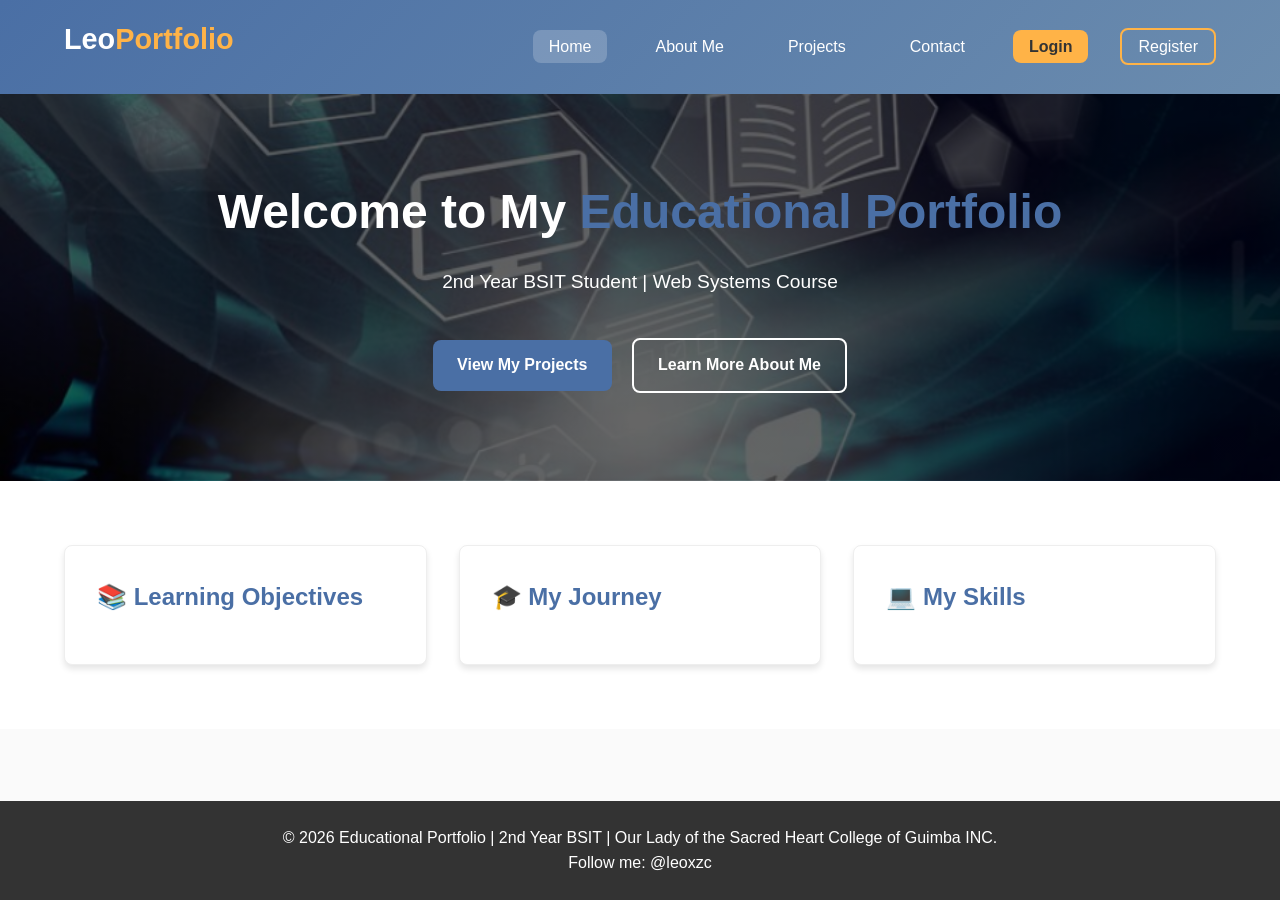
<file: index.html>
<!DOCTYPE html>
<html lang="en">
<head>
    <meta charset="UTF-8">
    <meta name="viewport" content="width=device-width, initial-scale=1.0">
    <title>Home | My Educational Portfolio</title>
    <meta http-equiv="Cache-Control" content="no-cache, no-store, must-revalidate">
    <link rel="stylesheet" href="css/styles.min.css">
</head>
<body>
    <header>
        <nav class="navbar">
            <div class="logo">
                <h2>Leo<span>Portfolio</span></h2>
            </div>
            <ul class="nav-links">
                <li><a href="index.html" class="active">Home</a></li>
                <li><a href="about.html">About Me</a></li>
                <li><a href="projects.html">Projects</a></li>
                <li><a href="contact.html">Contact</a></li>
                <li><a href="login.html" class="login-btn">Login</a></li>
                <li><a href="register.html" class="register-btn">Register</a></li>
            </ul>
            <div class="burger">
                <div class="line1"></div>
                <div class="line2"></div>
                <div class="line3"></div>
            </div>
        </nav>
    </header>

    <main>
        <section class="hero" style="background: linear-gradient(rgba(0, 0, 0, 0.6), rgba(0, 0, 0, 0.6)), url('images/hero-bg.jpg'); background-size: cover; background-position: center;">
            <div class="hero-content">
                <h1>Welcome to My <span class="highlight">Educational Portfolio</span></h1>
                <p>2nd Year BSIT Student | Web Systems Course</p>
                <div class="hero-buttons">
                    <a href="projects.html" class="btn primary-btn">View My Projects</a>
                    <a href="about.html" class="btn secondary-btn">Learn More About Me</a>
                </div>
            </div>
        </section>

        <section class="features">
            <div class="feature-card" onclick="toggleCard(this)">
                <h3>📚 Learning Objectives</h3>
                <div class="card-content hidden">
                    <ul>
                        <li>Understand HTML5 structure and semantic tags</li>
                        <li>Apply CSS3 layout techniques like Flexbox</li>
                        <li>Create responsive and accessible web pages</li>
                        <li>JavaScript DOM Manipulation</li>
                    </ul>
                </div>
            </div>

            <div class="feature-card" onclick="toggleCard(this)">
                <h3>🎓 My Journey</h3>
                <div class="card-content hidden">
                    <p>2nd Year BSIT student learning web development. This portfolio showcases my progress in Web Systems course at Our Lady of the Sacred Heart College of Guimba INC.</p>
                </div>
            </div>

            <div class="feature-card" onclick="toggleCard(this)">
                <h3>💻 My Skills</h3>
                <div class="card-content hidden">
                    <ul>
                        <li>HTML5 & Semantic Markup</li>
                        <li>CSS3 & Flexbox/Grid</li>
                        <li>Responsive Web Design</li>
                        <li>JavaScript & DOM Manipulation</li>
                    </ul>
                </div>
            </div>
        </section>
    </main>

    <footer>
        <p>© 2026 Educational Portfolio | 2nd Year BSIT | Our Lady of the Sacred Heart College of Guimba INC.</p>
        <p>Follow me: @leoxzc</p>
    </footer>

    <script src="js/script.min.js"></script>
    <script>
        function toggleCard(card) {
            const content = card.querySelector('.card-content');
            if (content) {
                content.classList.toggle('hidden');
                content.classList.toggle('show');
            }
        }

        document.querySelector('.burger')?.addEventListener('click', function() {
            document.querySelector('.nav-links').classList.toggle('active');
        });
    </script>
</body>
</html>
</file>
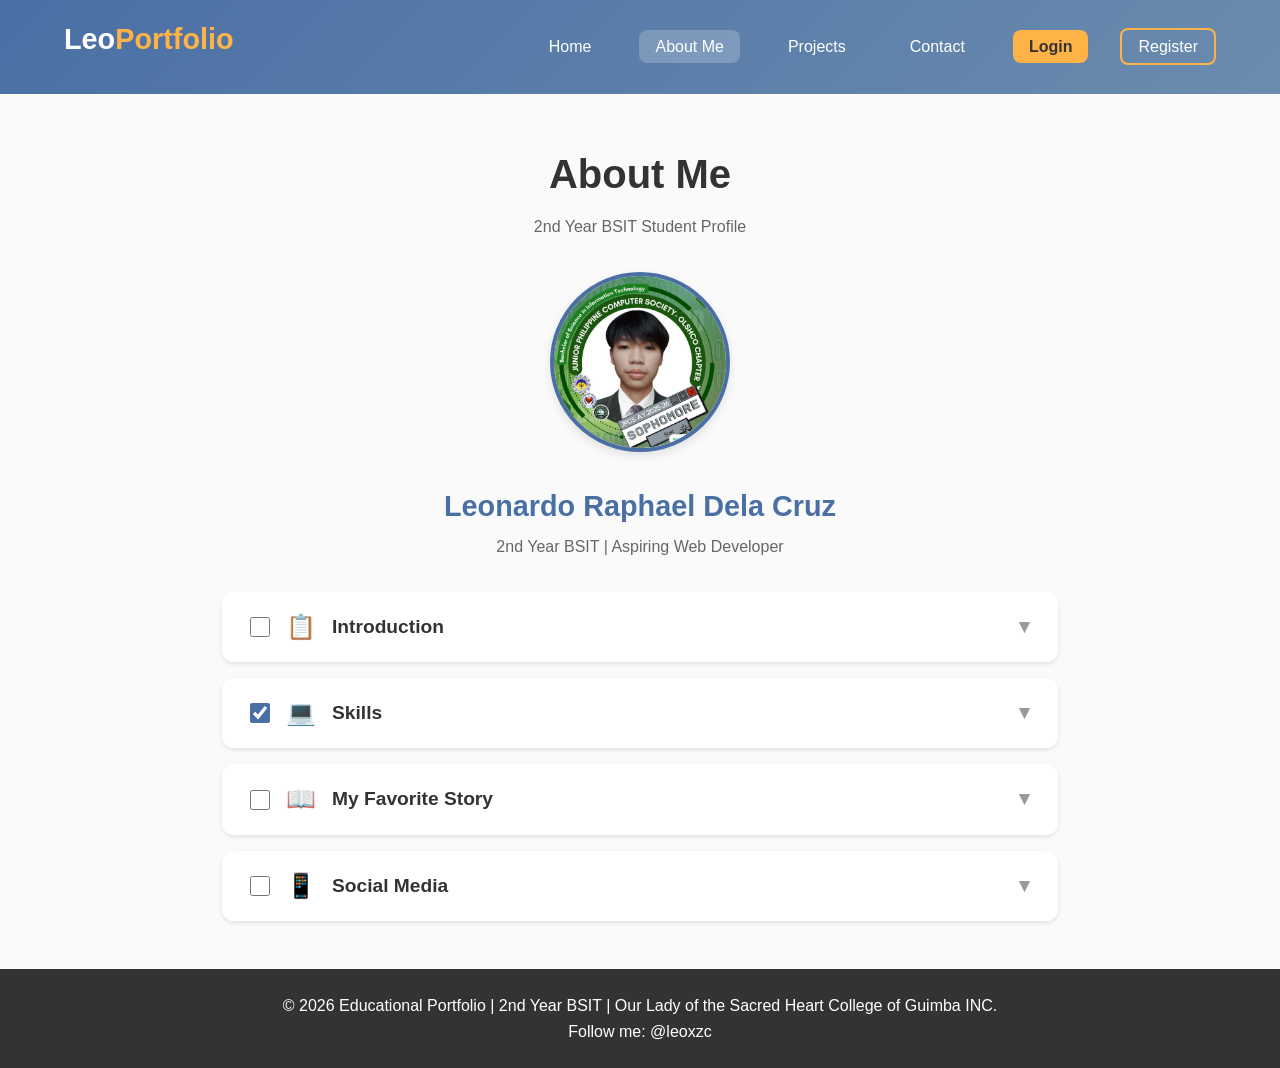
<file: about.html>
<!DOCTYPE html>
<html lang="en">
<head>
    <meta charset="UTF-8">
    <meta name="viewport" content="width=device-width, initial-scale=1.0">
    <title>About Me | Educational Portfolio</title>
    <meta http-equiv="Cache-Control" content="no-cache, no-store, must-revalidate">
    <link rel="stylesheet" href="css/styles.min.css">
    <style>
        .about-container {
            max-width: 900px;
            margin: 3rem auto;
            padding: 0 2rem;
        }
        .about-header {
            text-align: center;
            margin-bottom: 2rem;
        }
        .about-header h1 {
            font-size: 2.5rem;
            color: #333;
            margin-bottom: 0.5rem;
        }
        .about-header .subtitle {
            color: #666;
            font-size: 1rem;
        }
        .profile-image {
            text-align: center;
            margin-bottom: 1.5rem;
        }
        .profile-image img {
            width: 180px;
            height: 180px;
            border-radius: 50%;
            object-fit: cover;
            border: 4px solid #4a6fa5;
            box-shadow: 0 4px 10px rgba(0,0,0,0.1);
        }
        .profile-info {
            text-align: center;
            margin-bottom: 2rem;
        }
        .profile-info h2 {
            color: #4a6fa5;
            font-size: 1.8rem;
            margin-bottom: 0.3rem;
        }
        .profile-info p {
            color: #666;
            font-size: 1rem;
        }
        .about-section {
            background: white;
            border-radius: 12px;
            margin-bottom: 1rem;
            box-shadow: 0 2px 4px rgba(0,0,0,0.1);
            overflow: hidden;
        }
        .section-header {
            display: flex;
            align-items: center;
            padding: 1rem 1.5rem;
            cursor: pointer;
            background: white;
            transition: background 0.3s;
            border-left: 4px solid transparent;
        }
        .section-header:hover {
            background: #f8f9ff;
            border-left-color: #4a6fa5;
        }
        .section-header .icon {
            font-size: 1.5rem;
            margin-right: 1rem;
        }
        .section-header h3 {
            flex: 1;
            margin: 0;
            font-size: 1.2rem;
            color: #333;
        }
        .section-header .toggle-icon {
            font-size: 1.2rem;
            color: #999;
            transition: transform 0.3s;
        }
        .section-header .toggle-icon.rotated {
            transform: rotate(180deg);
        }
        .section-header .checkbox {
            width: 20px;
            height: 20px;
            margin-right: 1rem;
            cursor: pointer;
            accent-color: #4a6fa5;
        }
        .section-content {
            display: none;
            padding: 1rem 1.5rem 1.5rem 1.5rem;
            border-top: 1px solid #eee;
            background: #fafafa;
        }
        .section-content.show {
            display: block;
        }
        .section-content p {
            line-height: 1.8;
            color: #444;
        }
        .section-content ul {
            padding-left: 1.5rem;
        }
        .section-content li {
            padding: 0.3rem 0;
            color: #444;
        }
        .read-more {
            display: inline-block;
            margin-top: 0.5rem;
            color: #4a6fa5;
            text-decoration: none;
            font-weight: 600;
        }
        .read-more:hover {
            text-decoration: underline;
        }
    </style>
</head>
<body>
    <header>
        <nav class="navbar">
            <div class="logo">
                <h2>Leo<span>Portfolio</span></h2>
            </div>
            <ul class="nav-links">
                <li><a href="index.html">Home</a></li>
                <li><a href="about.html" class="active">About Me</a></li>
                <li><a href="projects.html">Projects</a></li>
                <li><a href="contact.html">Contact</a></li>
                <li><a href="login.html" class="login-btn">Login</a></li>
                <li><a href="register.html" class="register-btn">Register</a></li>
            </ul>
            <div class="burger">
                <div class="line1"></div>
                <div class="line2"></div>
                <div class="line3"></div>
            </div>
        </nav>
    </header>

    <main>
        <div class="about-container">
            <div class="about-header">
                <h1>About Me</h1>
                <p class="subtitle">2nd Year BSIT Student Profile</p>
            </div>

            <!-- PROFILE IMAGE -->
            <div class="profile-image">
                <img src="images/profile.jpg" alt="Profile Picture" onerror="this.src='https://via.placeholder.com/180x180?text=Profile'">
            </div>

            <div class="profile-info">
                <h2>Leonardo Raphael Dela Cruz</h2>
                <p>2nd Year BSIT | Aspiring Web Developer</p>
            </div>

            <!-- INTRODUCTION SECTION -->
            <div class="about-section">
                <div class="section-header" onclick="toggleSection(this)">
                    <input type="checkbox" class="checkbox" onclick="event.stopPropagation()">
                    <span class="icon">📋</span>
                    <h3>Introduction</h3>
                    <span class="toggle-icon">▼</span>
                </div>
                <div class="section-content">
                    <p>I'm a 2nd Year BSIT student at Our Lady of the Sacred Heart College of Guimba INC. learning web development. This portfolio is part of my Web Systems course activity. I'm passionate about creating beautiful and functional websites that make a difference.</p>
                </div>
            </div>

            <!-- SKILLS SECTION -->
            <div class="about-section">
                <div class="section-header" onclick="toggleSection(this)">
                    <input type="checkbox" class="checkbox" checked onclick="event.stopPropagation()">
                    <span class="icon">💻</span>
                    <h3>Skills</h3>
                    <span class="toggle-icon">▼</span>
                </div>
                <div class="section-content">
                    <ul>
                        <li>HTML5 & Semantic Markup</li>
                        <li>CSS3 & Flexbox/Grid</li>
                        <li>Responsive Web Design</li>
                        <li>JavaScript & DOM Manipulation</li>
                        <li>Basic PHP</li>
                        <li>Web Accessibility</li>
                    </ul>
                </div>
            </div>

            <!-- MY FAVORITE STORY SECTION -->
            <div class="about-section">
                <div class="section-header" onclick="toggleSection(this)">
                    <input type="checkbox" class="checkbox" onclick="event.stopPropagation()">
                    <span class="icon">📖</span>
                    <h3>My Favorite Story</h3>
                    <span class="toggle-icon">▼</span>
                </div>
                <div class="section-content">
                    <p>"The Brave Little Seed" is my favorite story. It teaches us that even the smallest among us can achieve great things with courage and determination.</p>
                    <a href="story.html" class="read-more">Read the story →</a>
                </div>
            </div>

            <!-- SOCIAL MEDIA SECTION -->
            <div class="about-section">
                <div class="section-header" onclick="toggleSection(this)">
                    <input type="checkbox" class="checkbox" onclick="event.stopPropagation()">
                    <span class="icon">📱</span>
                    <h3>Social Media</h3>
                    <span class="toggle-icon">▼</span>
                </div>
                <div class="section-content">
                    <p>Follow me: @leoxzc</p>
                    <p>School: Our Lady of the Sacred Heart College of Guimba INC.</p>
                </div>
            </div>
        </div>
    </main>

    <footer>
        <p>© 2026 Educational Portfolio | 2nd Year BSIT | Our Lady of the Sacred Heart College of Guimba INC.</p>
        <p>Follow me: @leoxzc</p>
    </footer>

    <script src="js/script.min.js"></script>
    <script>
        function toggleSection(header) {
            const content = header.nextElementSibling;
            const icon = header.querySelector('.toggle-icon');
            
            if (content) {
                content.classList.toggle('show');
                if (icon) {
                    icon.classList.toggle('rotated');
                }
            }
        }

        document.querySelector('.burger')?.addEventListener('click', function() {
            document.querySelector('.nav-links').classList.toggle('active');
        });
    </script>
</body>
</html>
</file>
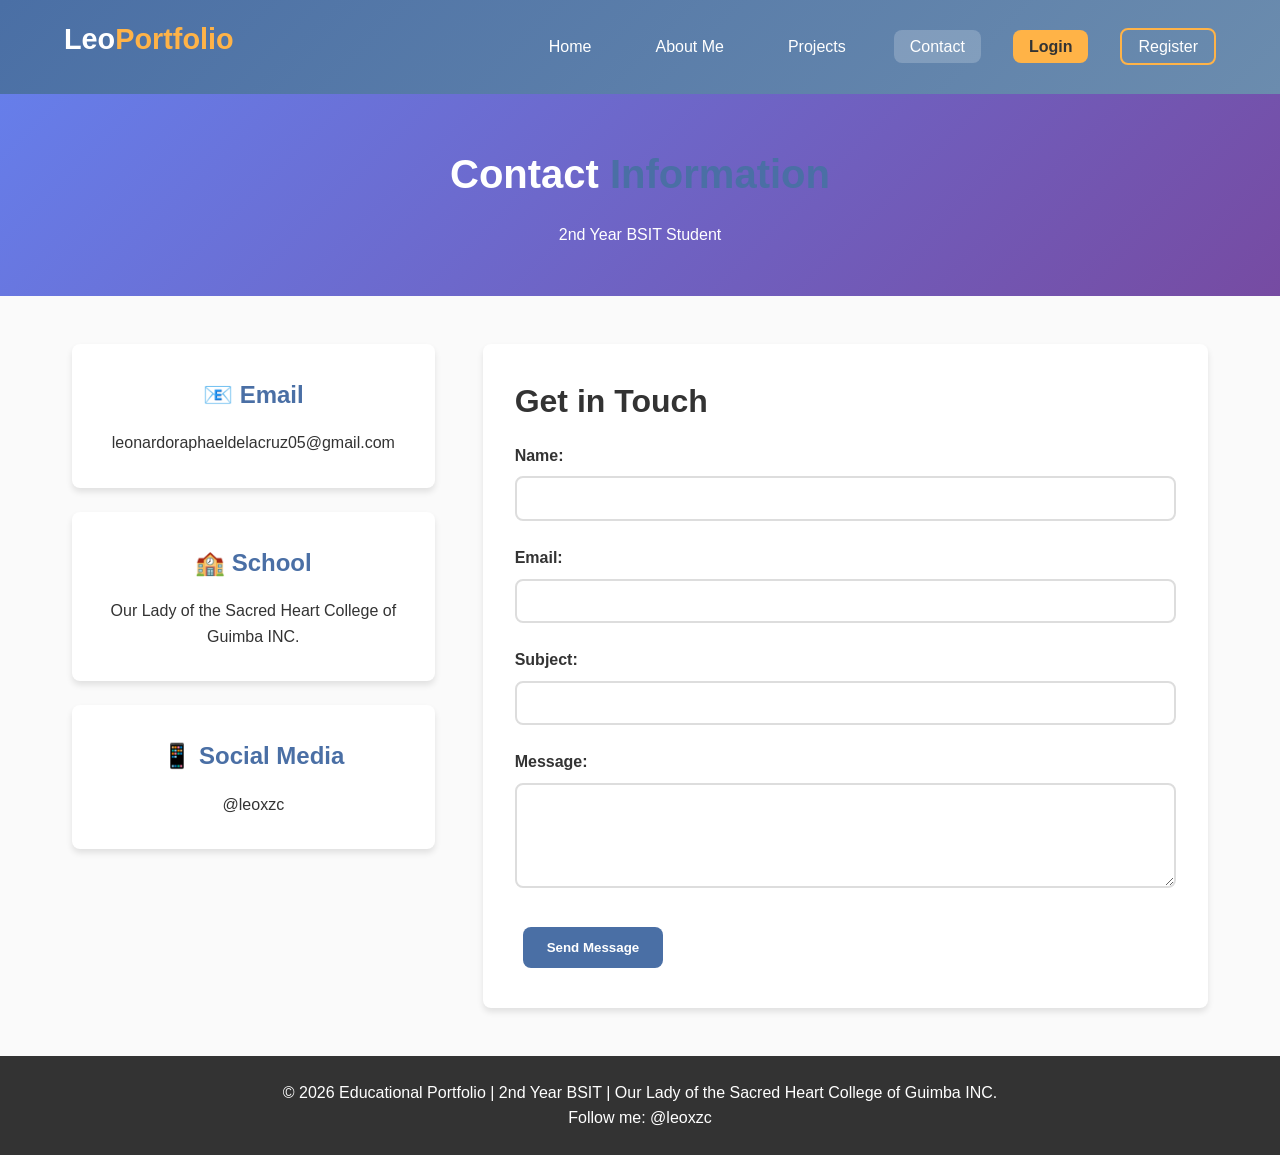
<file: contact.html>
<!DOCTYPE html>
<html lang="en">
<head>
    <meta charset="UTF-8">
    <meta name="viewport" content="width=device-width, initial-scale=1.0">
    <title>Contact | Educational Portfolio</title>
    <meta http-equiv="Cache-Control" content="no-cache, no-store, must-revalidate">
    <link rel="stylesheet" href="css/styles.min.css">
</head>
<body>
    <header>
        <nav class="navbar">
            <div class="logo">
                <h2>Leo<span>Portfolio</span></h2>
            </div>
            <ul class="nav-links">
                <li><a href="index.html">Home</a></li>
                <li><a href="about.html">About Me</a></li>
                <li><a href="projects.html">Projects</a></li>
                <li><a href="contact.html" class="active">Contact</a></li>
                <li><a href="login.html" class="login-btn">Login</a></li>
                <li><a href="register.html" class="register-btn">Register</a></li>
            </ul>
            <div class="burger">
                <div class="line1"></div>
                <div class="line2"></div>
                <div class="line3"></div>
            </div>
        </nav>
    </header>

    <main>
        <section class="page-header">
            <h1>Contact <span class="highlight">Information</span></h1>
            <p>2nd Year BSIT Student</p>
        </section>

        <section class="contact-container">
            <div class="contact-info">
                <div class="info-card">
                    <h3>📧 Email</h3>
                    <p>leonardoraphaeldelacruz05@gmail.com</p>
                </div>
                <div class="info-card">
                    <h3>🏫 School</h3>
                    <p>Our Lady of the Sacred Heart College of Guimba INC.</p>
                </div>
                <div class="info-card">
                    <h3>📱 Social Media</h3>
                    <p>@leoxzc</p>
                </div>
            </div>

            <div class="contact-form-container">
                <h2>Get in Touch</h2>
                <form id="contactForm">
                    <div class="form-group">
                        <label for="name">Name:</label>
                        <input type="text" id="name" name="name" required>
                        <span class="error-message" id="nameError"></span>
                    </div>

                    <div class="form-group">
                        <label for="email">Email:</label>
                        <input type="email" id="email" name="email" required>
                        <span class="error-message" id="emailError"></span>
                    </div>

                    <div class="form-group">
                        <label for="subject">Subject:</label>
                        <input type="text" id="subject" name="subject" required>
                        <span class="error-message" id="subjectError"></span>
                    </div>

                    <div class="form-group">
                        <label for="message">Message:</label>
                        <textarea id="message" name="message" rows="5" required></textarea>
                        <span class="error-message" id="messageError"></span>
                    </div>

                    <button type="submit" class="btn primary-btn">Send Message</button>
                </form>
                <div id="formSuccess" class="success-message hidden"></div>
            </div>
        </section>
    </main>

    <footer>
        <p>© 2026 Educational Portfolio | 2nd Year BSIT | Our Lady of the Sacred Heart College of Guimba INC.</p>
        <p>Follow me: @leoxzc</p>
    </footer>

    <script src="js/script.min.js"></script>
    <script>
        document.getElementById('contactForm')?.addEventListener('submit', function(e) {
            e.preventDefault();
            
            let isValid = true;
            const name = document.getElementById('name').value.trim();
            const email = document.getElementById('email').value.trim();
            const subject = document.getElementById('subject').value.trim();
            const message = document.getElementById('message').value.trim();
            
            document.getElementById('nameError').textContent = '';
            document.getElementById('emailError').textContent = '';
            document.getElementById('subjectError').textContent = '';
            document.getElementById('messageError').textContent = '';
            
            if (name.length < 2) {
                document.getElementById('nameError').textContent = 'Name must be at least 2 characters';
                isValid = false;
            }
            
            const emailRegex = /^[^\s@]+@[^\s@]+\.[^\s@]+$/;
            if (!emailRegex.test(email)) {
                document.getElementById('emailError').textContent = 'Please enter a valid email address';
                isValid = false;
            }
            
            if (subject.length < 3) {
                document.getElementById('subjectError').textContent = 'Subject must be at least 3 characters';
                isValid = false;
            }
            
            if (message.length < 10) {
                document.getElementById('messageError').textContent = 'Message must be at least 10 characters';
                isValid = false;
            }
            
            if (isValid) {
                const successMsg = document.getElementById('formSuccess');
                successMsg.textContent = 'Message sent successfully!';
                successMsg.classList.remove('hidden');
                document.getElementById('contactForm').reset();
                setTimeout(() => {
                    successMsg.classList.add('hidden');
                }, 3000);
            }
        });

        document.querySelector('.burger')?.addEventListener('click', function() {
            document.querySelector('.nav-links').classList.toggle('active');
        });
    </script>
</body>
</html>
</file>
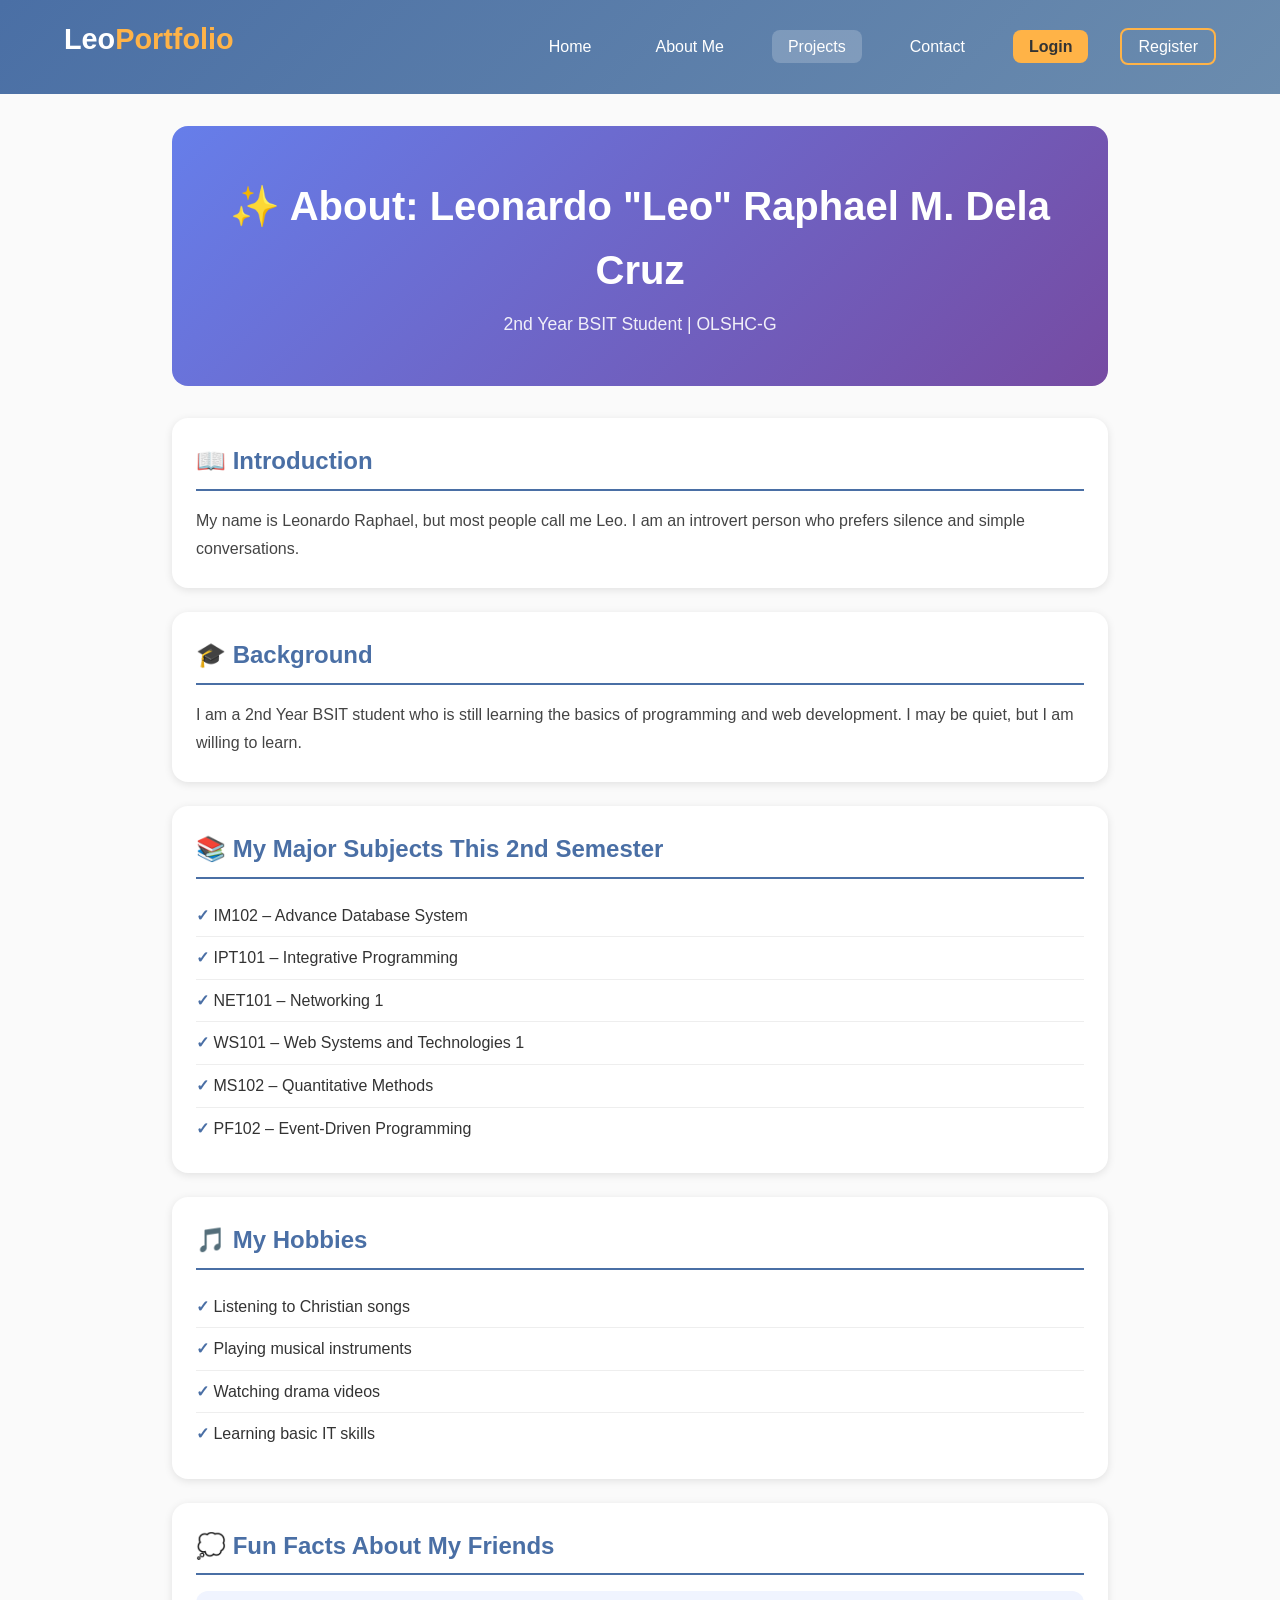
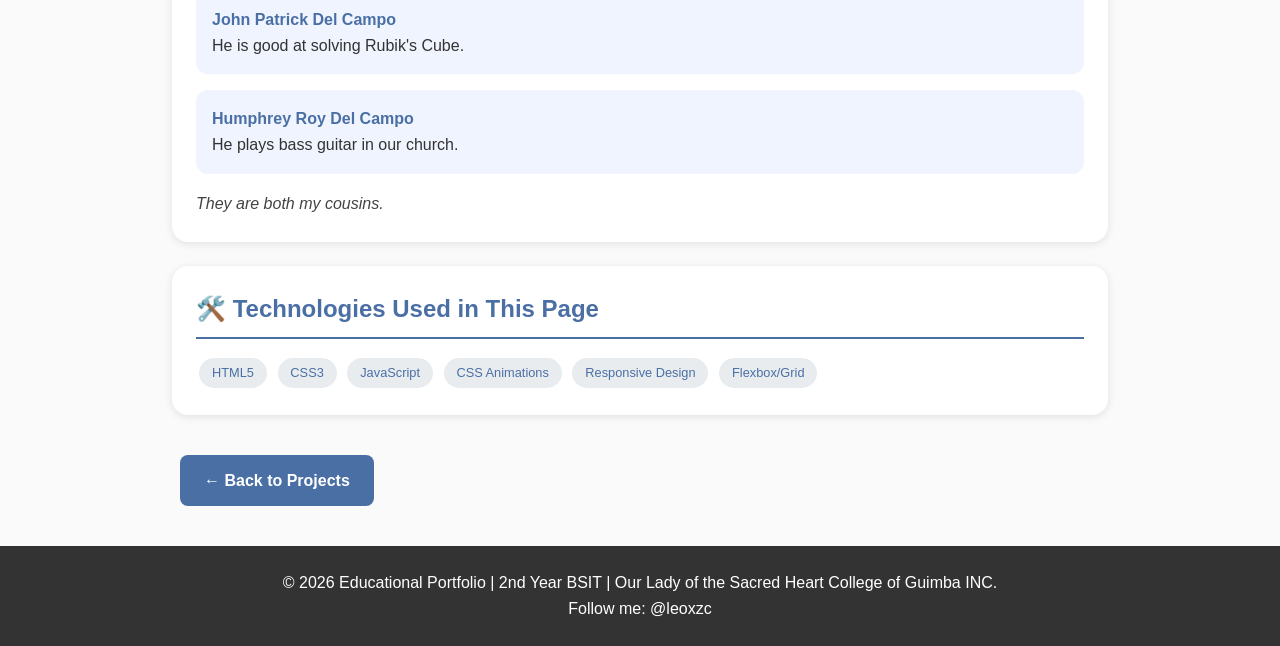
<file: enhanstatic.html>
<!DOCTYPE html>
<html lang="en">
<head>
    <meta charset="UTF-8">
    <meta name="viewport" content="width=device-width, initial-scale=1.0">
    <title>Enhanstatic Page | About Leonardo "Leo" Raphael M. Dela Cruz</title>
    <link rel="stylesheet" href="css/styles.min.css">
    <style>
        .enhanstatic-container {
            max-width: 1000px;
            margin: 2rem auto;
            padding: 0 2rem;
        }
        .hero-enhanstatic {
            text-align: center;
            padding: 3rem 2rem;
            background: linear-gradient(135deg, #667eea, #764ba2);
            color: white;
            border-radius: 16px;
            margin-bottom: 2rem;
            animation: fadeIn 1s ease;
        }
        .hero-enhanstatic h1 {
            font-size: 2.5rem;
            margin-bottom: 0.5rem;
        }
        .hero-enhanstatic p {
            font-size: 1.1rem;
            opacity: 0.9;
        }
        .about-section {
            background: white;
            border-radius: 16px;
            padding: 1.5rem;
            margin-bottom: 1.5rem;
            box-shadow: 0 2px 8px rgba(0,0,0,0.1);
            animation: slideUp 0.5s ease;
        }
        .about-section h2 {
            color: #4a6fa5;
            border-bottom: 2px solid #4a6fa5;
            padding-bottom: 0.5rem;
            margin-bottom: 1rem;
            font-size: 1.5rem;
        }
        .about-section p {
            line-height: 1.8;
            color: #444;
        }
        .about-section ul {
            list-style: none;
            padding-left: 0;
        }
        .about-section li {
            padding: 0.5rem 0;
            border-bottom: 1px solid #eee;
        }
        .about-section li:last-child {
            border-bottom: none;
        }
        .about-section li::before {
            content: "✓ ";
            color: #4a6fa5;
            font-weight: bold;
        }
        .fun-fact {
            background: #f0f4ff;
            padding: 1rem;
            border-radius: 12px;
            margin-bottom: 1rem;
        }
        .fun-fact strong {
            color: #4a6fa5;
        }
        .tech-badge {
            display: inline-block;
            background: #e9ecef;
            padding: 0.3rem 0.8rem;
            border-radius: 20px;
            font-size: 0.8rem;
            margin: 0.2rem;
            color: #4a6fa5;
        }
        .back-btn {
            display: inline-block;
            margin-top: 1rem;
        }
        @keyframes fadeIn {
            from { opacity: 0; }
            to { opacity: 1; }
        }
        @keyframes slideUp {
            from { opacity: 0; transform: translateY(20px); }
            to { opacity: 1; transform: translateY(0); }
        }
    </style>
</head>
<body>
    <header>
        <nav class="navbar">
            <div class="logo"><h2>Leo<span>Portfolio</span></h2></div>
            <ul class="nav-links">
                <li><a href="index.html">Home</a></li>
                <li><a href="about.html">About Me</a></li>
                <li><a href="projects.html" class="active">Projects</a></li>
                <li><a href="contact.html">Contact</a></li>
                <li><a href="login.html" class="login-btn">Login</a></li>
                <li><a href="register.html" class="register-btn">Register</a></li>
            </ul>
            <div class="burger"><div></div><div></div><div></div></div>
        </nav>
    </header>

    <main>
        <div class="enhanstatic-container">
            <div class="hero-enhanstatic">
                <h1>✨ About: Leonardo "Leo" Raphael M. Dela Cruz</h1>
                <p>2nd Year BSIT Student | OLSHC-G</p>
            </div>

            <div class="about-section">
                <h2>📖 Introduction</h2>
                <p>My name is Leonardo Raphael, but most people call me Leo. I am an introvert person who prefers silence and simple conversations.</p>
            </div>

            <div class="about-section">
                <h2>🎓 Background</h2>
                <p>I am a 2nd Year BSIT student who is still learning the basics of programming and web development. I may be quiet, but I am willing to learn.</p>
            </div>

            <div class="about-section">
                <h2>📚 My Major Subjects This 2nd Semester</h2>
                <ul>
                    <li>IM102 – Advance Database System</li>
                    <li>IPT101 – Integrative Programming</li>
                    <li>NET101 – Networking 1</li>
                    <li>WS101 – Web Systems and Technologies 1</li>
                    <li>MS102 – Quantitative Methods</li>
                    <li>PF102 – Event-Driven Programming</li>
                </ul>
            </div>

            <div class="about-section">
                <h2>🎵 My Hobbies</h2>
                <ul>
                    <li>Listening to Christian songs</li>
                    <li>Playing musical instruments</li>
                    <li>Watching drama videos</li>
                    <li>Learning basic IT skills</li>
                </ul>
            </div>

            <div class="about-section">
                <h2>💭 Fun Facts About My Friends</h2>
                <div class="fun-fact">
                    <strong>John Patrick Del Campo</strong><br>
                    He is good at solving Rubik's Cube.
                </div>
                <div class="fun-fact">
                    <strong>Humphrey Roy Del Campo</strong><br>
                    He plays bass guitar in our church.
                </div>
                <p style="margin-top: 1rem;"><em>They are both my cousins.</em></p>
            </div>

            <div class="about-section">
                <h2>🛠️ Technologies Used in This Page</h2>
                <div>
                    <span class="tech-badge">HTML5</span>
                    <span class="tech-badge">CSS3</span>
                    <span class="tech-badge">JavaScript</span>
                    <span class="tech-badge">CSS Animations</span>
                    <span class="tech-badge">Responsive Design</span>
                    <span class="tech-badge">Flexbox/Grid</span>
                </div>
            </div>

            <a href="projects.html" class="btn primary-btn back-btn">← Back to Projects</a>
        </div>
    </main>

    <footer>
        <p>© 2026 Educational Portfolio | 2nd Year BSIT | Our Lady of the Sacred Heart College of Guimba INC.</p>
        <p>Follow me: @leoxzc</p>
    </footer>

    <script>
        document.querySelector('.burger')?.addEventListener('click', function() {
            document.querySelector('.nav-links').classList.toggle('active');
        });
    </script>
</body>
</html>
</file>
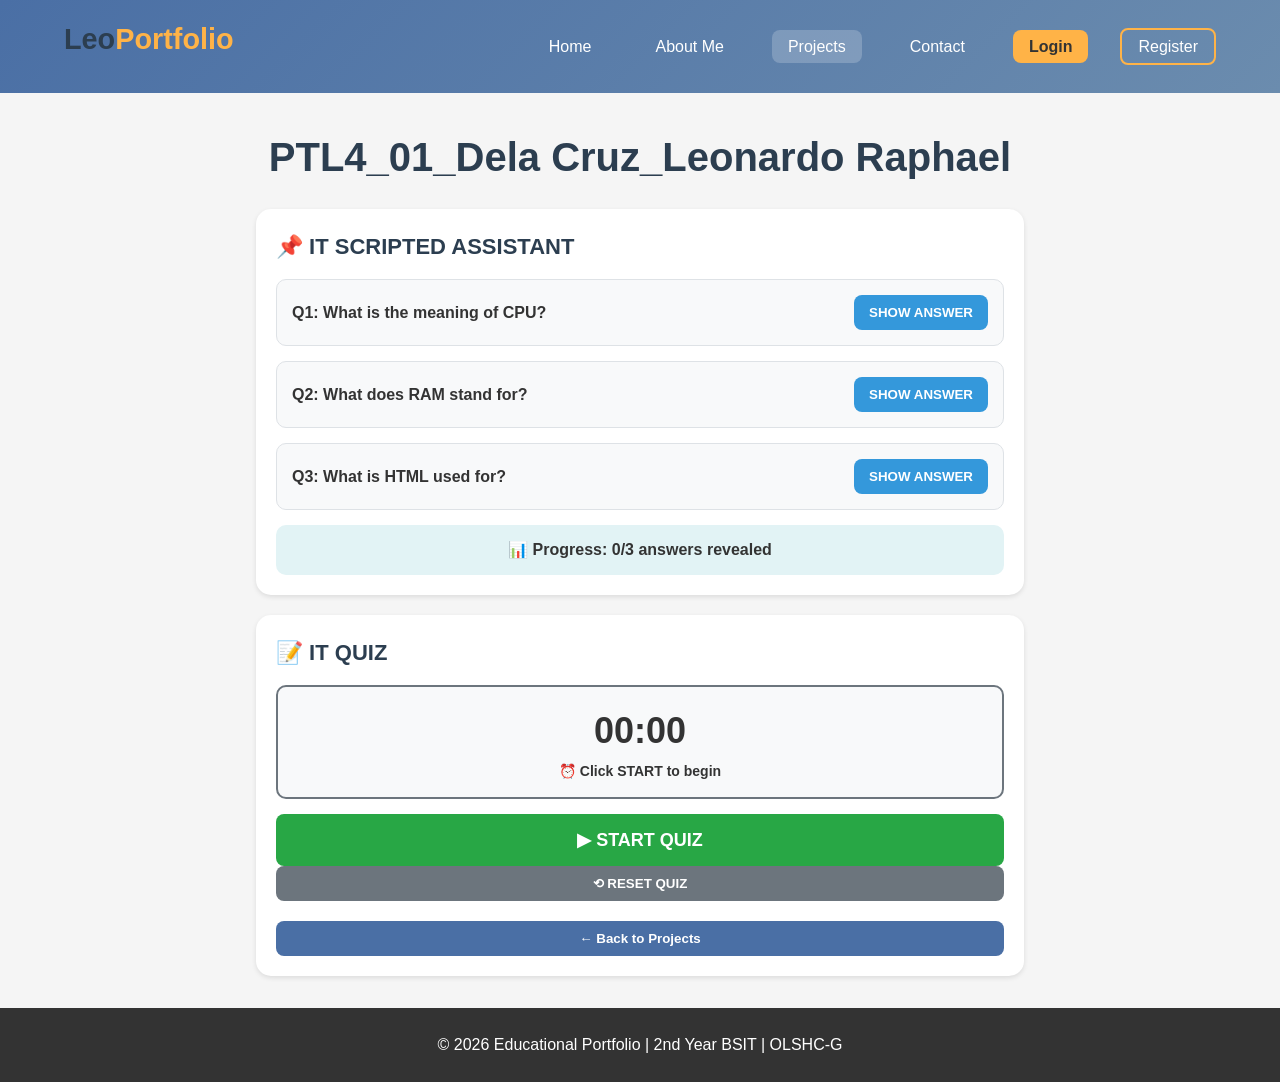
<file: itlab.html>
<!DOCTYPE html>
<html lang="en">
<head>
    <meta charset="UTF-8">
    <meta name="viewport" content="width=device-width, initial-scale=1.0">
    <title>IT Lab | PTL4_01_Dela Cruz_Leonardo Raphael</title>
    <link rel="stylesheet" href="css/styles.min.css">
    <style>
        body {
            font-family: Arial, sans-serif;
            background: #f5f5f5;
        }
        .container {
            max-width: 800px;
            margin: 2rem auto;
            padding: 0 1rem;
        }
        .box {
            background: white;
            border-radius: 15px;
            padding: 20px;
            margin: 20px 0;
            box-shadow: 0 2px 5px rgba(0,0,0,0.1);
        }
        h2 {
            color: #2c3e50;
            font-size: 22px;
            margin-bottom: 15px;
        }
        button {
            background: #3498db;
            color: white;
            border: none;
            padding: 10px 15px;
            border-radius: 8px;
            cursor: pointer;
            font-weight: bold;
        }
        button:hover {
            background: #2980b9;
        }
        .q-item {
            background: #f8f9fa;
            border: 1px solid #dee2e6;
            border-radius: 10px;
            padding: 15px;
            margin: 15px 0;
        }
        .q-header {
            display: flex;
            justify-content: space-between;
            align-items: center;
            flex-wrap: wrap;
        }
        .answer-below {
            background: #fff3cd;
            border-radius: 8px;
            padding: 12px;
            margin-top: 10px;
            display: none;
            color: #856404;
        }
        .progress-box {
            background: #e2f3f5;
            border-radius: 10px;
            padding: 12px;
            text-align: center;
            font-weight: bold;
            margin-top: 15px;
        }
        .timer-box {
            background: #f8f9fa;
            border: 2px solid #6c757d;
            border-radius: 10px;
            padding: 15px;
            text-align: center;
            font-size: 36px;
            font-weight: bold;
            margin: 15px 0;
        }
        .option-item {
            background: #f8f9fa;
            border: 1px solid #adb5bd;
            border-radius: 8px;
            padding: 12px;
            margin: 8px 0;
            cursor: pointer;
        }
        .option-item:hover {
            background: #e9ecef;
        }
        .result-box {
            background: #d1ecf1;
            border-radius: 10px;
            padding: 15px;
            text-align: center;
            font-weight: bold;
            margin: 15px 0;
            display: none;
        }
        .start-btn {
            background: #28a745;
            font-size: 18px;
            padding: 15px;
            width: 100%;
        }
        .start-btn:hover {
            background: #218838;
        }
        .reset-btn {
            background: #6c757d;
            width: 100%;
        }
        .back-btn {
            background: #4a6fa5;
            width: 100%;
            margin-top: 20px;
        }
    </style>
</head>
<body>
    <header>
        <nav class="navbar">
            <div class="logo"><h2>Leo<span>Portfolio</span></h2></div>
            <ul class="nav-links">
                <li><a href="index.html">Home</a></li>
                <li><a href="about.html">About Me</a></li>
                <li><a href="projects.html" class="active">Projects</a></li>
                <li><a href="contact.html">Contact</a></li>
                <li><a href="login.html" class="login-btn">Login</a></li>
                <li><a href="register.html" class="register-btn">Register</a></li>
            </ul>
            <div class="burger"><div></div><div></div><div></div></div>
        </nav>
    </header>

    <main>
        <div class="container">
            <h1 style="text-align:center; color:#2c3e50;">PTL4_01_Dela Cruz_Leonardo Raphael</h1>

            <div class="box">
                <h2>📌 IT SCRIPTED ASSISTANT</h2>
                
                <div class="q-item">
                    <div class="q-header">
                        <p><b>Q1: What is the meaning of CPU?</b></p>
                        <button onclick="showAnswer(1)">SHOW ANSWER</button>
                    </div>
                    <div id="answer1" class="answer-below">
                        <b>Answer:</b> CPU = Central Processing Unit (the brain of computer)
                    </div>
                </div>
                
                <div class="q-item">
                    <div class="q-header">
                        <p><b>Q2: What does RAM stand for?</b></p>
                        <button onclick="showAnswer(2)">SHOW ANSWER</button>
                    </div>
                    <div id="answer2" class="answer-below">
                        <b>Answer:</b> RAM = Random Access Memory (temporary memory)
                    </div>
                </div>
                
                <div class="q-item">
                    <div class="q-header">
                        <p><b>Q3: What is HTML used for?</b></p>
                        <button onclick="showAnswer(3)">SHOW ANSWER</button>
                    </div>
                    <div id="answer3" class="answer-below">
                        <b>Answer:</b> HTML = HyperText Markup Language (for creating web pages)
                    </div>
                </div>
                
                <div class="progress-box" id="progressDisplay">
                    📊 Progress: 0/3 answers revealed
                </div>
            </div>

            <div class="box">
                <h2>📝 IT QUIZ</h2>
                
                <div class="timer-box" id="timerDisplay">
                    00:00
                    <div style="font-size:14px;">⏰ Click START to begin</div>
                </div>
                
                <button class="start-btn" onclick="startQuiz()">▶ START QUIZ</button>
                
                <div id="quizArea" style="display: none;">
                    <p id="questionText" style="font-size:18px; font-weight:bold; margin:15px 0;"></p>
                    <div id="optionsArea"></div>
                </div>
                
                <div id="resultDisplay" class="result-box"></div>
                
                <button class="reset-btn" onclick="resetQuiz()">⟲ RESET QUIZ</button>
                <button class="back-btn" onclick="location.href='projects.html'">← Back to Projects</button>
            </div>
        </div>
    </main>

    <footer>
        <p>© 2026 Educational Portfolio | 2nd Year BSIT | OLSHC-G</p>
    </footer>

    <script>
        let answersRevealed = 0;

        function showAnswer(questionNum) {
            document.getElementById('answer' + questionNum).style.display = 'block';
            
            let count = 0;
            if(document.getElementById('answer1').style.display === 'block') count++;
            if(document.getElementById('answer2').style.display === 'block') count++;
            if(document.getElementById('answer3').style.display === 'block') count++;
            
            document.getElementById('progressDisplay').innerHTML = "📊 Progress: " + count + "/3 answers revealed";
        }

        const questions = [
            { question: "1. What does 'HTTP' stand for?", options: ["HyperText Transfer Protocol", "High Tech Transfer Program", "Hyper Transfer Text Process", "Home Tool Transfer Protocol"], correct: 0 },
            { question: "2. Which one is an operating system?", options: ["Microsoft Word", "Windows 11", "Google Chrome", "Adobe Photoshop"], correct: 1 },
            { question: "3. What is the main function of a firewall?", options: ["Speed up computer", "Block unauthorized access", "Store files", "Edit photos"], correct: 1 },
            { question: "4. Which language is used for web design?", options: ["Python", "Java", "HTML", "C++"], correct: 2 },
            { question: "5. What does 'USB' stand for?", options: ["Universal Serial Bus", "United Serial Board", "Universal System Backup", "User Serial Boot"], correct: 0 }
        ];

        let currentQ = 0;
        let score = 0;
        let timeLeft = 0;
        let timerInterval = null;
        let quizActive = false;

        function startQuiz() {
            currentQ = 0;
            score = 0;
            timeLeft = 30;
            quizActive = true;
            
            document.getElementById('quizArea').style.display = 'block';
            document.getElementById('resultDisplay').style.display = 'none';
            
            updateTimerDisplay();
            
            if(timerInterval) clearInterval(timerInterval);
            timerInterval = setInterval(function() {
                if(quizActive && timeLeft > 0) {
                    timeLeft--;
                    updateTimerDisplay();
                    
                    if(timeLeft === 0) {
                        quizActive = false;
                        clearInterval(timerInterval);
                        document.getElementById('questionText').innerHTML = "⏰ TIME'S UP!";
                        document.getElementById('optionsArea').innerHTML = "";
                        showResult();
                    }
                }
            }, 1000);
            
            showQuestion();
        }

        function showQuestion() {
            if(!quizActive) return;
            
            if(currentQ >= questions.length) {
                quizActive = false;
                clearInterval(timerInterval);
                document.getElementById('questionText').innerHTML = "✅ QUIZ COMPLETED!";
                document.getElementById('optionsArea').innerHTML = "";
                showResult();
                return;
            }
            
            let q = questions[currentQ];
            document.getElementById('questionText').innerHTML = q.question;
            
            let html = "";
            for(let i = 0; i < q.options.length; i++) {
                html += '<div class="option-item" onclick="selectAnswer(' + currentQ + ', ' + i + ')">' + q.options[i] + '</div>';
            }
            document.getElementById('optionsArea').innerHTML = html;
        }

        function selectAnswer(qIndex, optIndex) {
            if(!quizActive || timeLeft === 0) return;
            if(qIndex !== currentQ) return;
            
            if(optIndex === questions[qIndex].correct) {
                score++;
            }
            
            currentQ++;
            
            if(currentQ < questions.length) {
                showQuestion();
            } else {
                quizActive = false;
                clearInterval(timerInterval);
                document.getElementById('questionText').innerHTML = "✅ QUIZ COMPLETED!";
                document.getElementById('optionsArea').innerHTML = "";
                showResult();
            }
        }

        function showResult() {
            let resultText = "";
            if(timeLeft === 0) {
                resultText = "⏰ TIME'S UP! ";
            } else {
                resultText = "✅ QUIZ FINISHED! ";
            }
            
            resultText += "You got " + score + " correct out of 5";
            
            document.getElementById('resultDisplay').innerHTML = resultText;
            document.getElementById('resultDisplay').style.display = 'block';
        }

        function updateTimerDisplay() {
            let mins = Math.floor(timeLeft / 60).toString().padStart(2, '0');
            let secs = (timeLeft % 60).toString().padStart(2, '0');
            document.getElementById('timerDisplay').innerHTML = mins + ":" + secs;
        }

        function resetQuiz() {
            if(timerInterval) {
                clearInterval(timerInterval);
                timerInterval = null;
            }
            
            currentQ = 0;
            score = 0;
            timeLeft = 0;
            quizActive = false;
            
            document.getElementById('timerDisplay').innerHTML = '00:00<div style="font-size:14px;">⏰ Click START to begin</div>';
            document.getElementById('quizArea').style.display = 'none';
            document.getElementById('resultDisplay').style.display = 'none';
            document.getElementById('questionText').innerHTML = "";
            document.getElementById('optionsArea').innerHTML = "";
        }

        document.querySelector('.burger')?.addEventListener('click', function() {
            document.querySelector('.nav-links').classList.toggle('active');
        });
    </script>
</body>
</html>
</file>
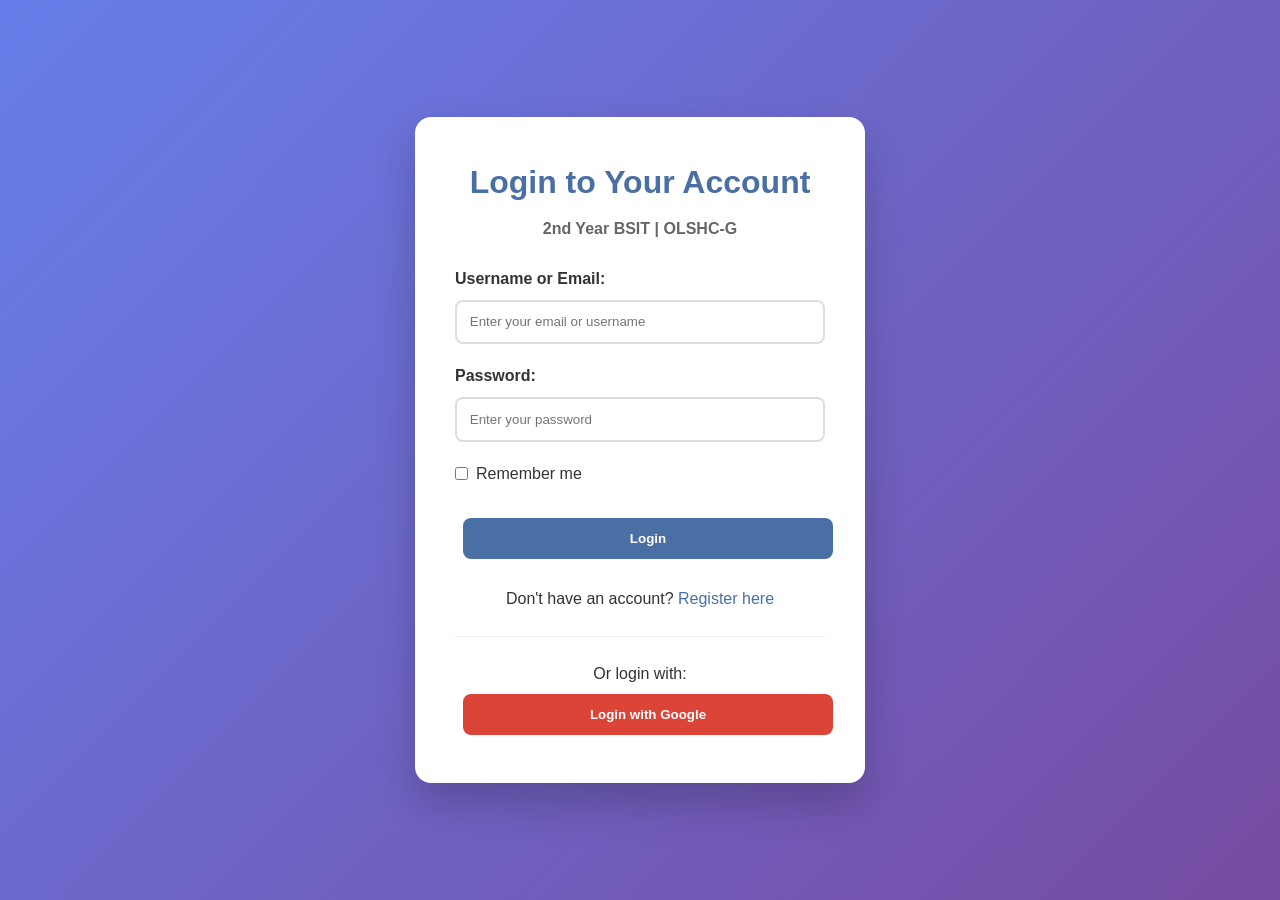
<file: login.html>
<!DOCTYPE html>
<html lang="en">
<head>
    <meta charset="UTF-8">
    <meta name="viewport" content="width=device-width, initial-scale=1.0">
    <title>Login | Educational Portfolio</title>
    <link rel="stylesheet" href="css/styles.min.css">
    <style>
        body {
            display: flex;
            justify-content: center;
            align-items: center;
            min-height: 100vh;
            background: linear-gradient(135deg, #667eea 0%, #764ba2 100%);
            margin: 0;
        }
        .auth-card {
            background: white;
            padding: 2.5rem;
            border-radius: 16px;
            box-shadow: 0 20px 40px rgba(0,0,0,0.2);
            width: 100%;
            max-width: 450px;
            margin: 1rem;
        }
        .auth-card h2 {
            text-align: center;
            color: #4a6fa5;
            margin-bottom: 0.5rem;
        }
        .subtitle {
            text-align: center;
            color: #666;
            margin-bottom: 1.5rem;
        }
        .form-group {
            margin-bottom: 1.2rem;
        }
        .form-group label {
            display: block;
            margin-bottom: 0.5rem;
            font-weight: 600;
        }
        .form-group input {
            width: 100%;
            padding: 0.8rem;
            border: 2px solid #ddd;
            border-radius: 8px;
        }
        .form-group input:focus {
            outline: none;
            border-color: #4a6fa5;
        }
        .checkbox-group {
            display: flex;
            align-items: center;
            gap: 0.5rem;
            margin-bottom: 1.5rem;
        }
        .btn {
            width: 100%;
            padding: 0.8rem;
            border: none;
            border-radius: 8px;
            font-weight: 600;
            cursor: pointer;
        }
        .btn-primary {
            background: #4a6fa5;
            color: white;
        }
        .btn-primary:hover {
            background: #3d5a8a;
        }
        .auth-link {
            text-align: center;
            margin-top: 1.2rem;
        }
        .auth-link a {
            color: #4a6fa5;
            text-decoration: none;
        }
        .auth-alternatives {
            text-align: center;
            margin-top: 1.5rem;
            padding-top: 1.5rem;
            border-top: 1px solid #eee;
        }
        .google-btn {
            background: #db4437;
            color: white;
            width: 100%;
            margin-top: 0.5rem;
        }
        .message-box {
            margin-top: 1rem;
            padding: 0.8rem;
            border-radius: 8px;
            text-align: center;
        }
        .message-box.success {
            background: #d4edda;
            color: #155724;
        }
        .message-box.error {
            background: #f8d7da;
            color: #721c24;
        }
        .hidden {
            display: none;
        }
        .error-message {
            color: #dc3545;
            font-size: 0.75rem;
            margin-top: 0.3rem;
            display: block;
        }
    </style>
</head>
<body>
    <div class="auth-card">
        <h2>Login to Your Account</h2>
        <p class="subtitle"><strong>2nd Year BSIT | OLSHC-G</strong></p>
        
        <form id="loginForm">
            <div class="form-group">
                <label for="username">Username or Email:</label>
                <input type="text" id="username" placeholder="Enter your email or username">
                <span class="error-message" id="usernameError"></span>
            </div>

            <div class="form-group">
                <label for="password">Password:</label>
                <input type="password" id="password" placeholder="Enter your password">
                <span class="error-message" id="passwordError"></span>
            </div>

            <div class="checkbox-group">
                <input type="checkbox" id="remember">
                <label for="remember">Remember me</label>
            </div>

            <button type="submit" class="btn btn-primary">Login</button>
        </form>

        <p class="auth-link">Don't have an account? <a href="register.html">Register here</a></p>
        
        <div class="auth-alternatives">
            <p>Or login with:</p>
            <button onclick="googleAuth()" class="btn google-btn">Login with Google</button>
        </div>
        
        <div id="loginMessage" class="message-box hidden"></div>
    </div>

    <script src="js/script.min.js"></script>
    <script>
        document.getElementById('loginForm').addEventListener('submit', function(e) {
            e.preventDefault();
            
            const username = document.getElementById('username').value.trim();
            const password = document.getElementById('password').value;
            const messageBox = document.getElementById('loginMessage');
            
            messageBox.classList.add('hidden');
            document.getElementById('usernameError').textContent = '';
            document.getElementById('passwordError').textContent = '';
            
            if (username.length < 1) {
                document.getElementById('usernameError').textContent = 'Please enter username or email';
                return;
            }
            if (password.length < 1) {
                document.getElementById('passwordError').textContent = 'Please enter password';
                return;
            }
            
            const users = JSON.parse(localStorage.getItem('users')) || [];
            const user = users.find(u => 
                (u.email === username || u.username === username || u.fullname === username) && 
                u.password === password
            );
            
            if (user) {
                messageBox.textContent = 'Login successful! Welcome ' + user.fullname + '!';
                messageBox.classList.add('success');
                messageBox.classList.remove('hidden');
                
                localStorage.setItem('currentUser', JSON.stringify(user));
                localStorage.setItem('isLoggedIn', 'true');
                
                setTimeout(() => {
                    window.location.href = 'index.html';
                }, 1500);
            } else {
                messageBox.textContent = 'Invalid username/email or password.';
                messageBox.classList.add('error');
                messageBox.classList.remove('hidden');
            }
        });

        function googleAuth() {
            alert('Google authentication demo. Redirecting to home...');
            setTimeout(() => {
                window.location.href = 'index.html';
            }, 1000);
        }
    </script>
</body>
</html>
</file>
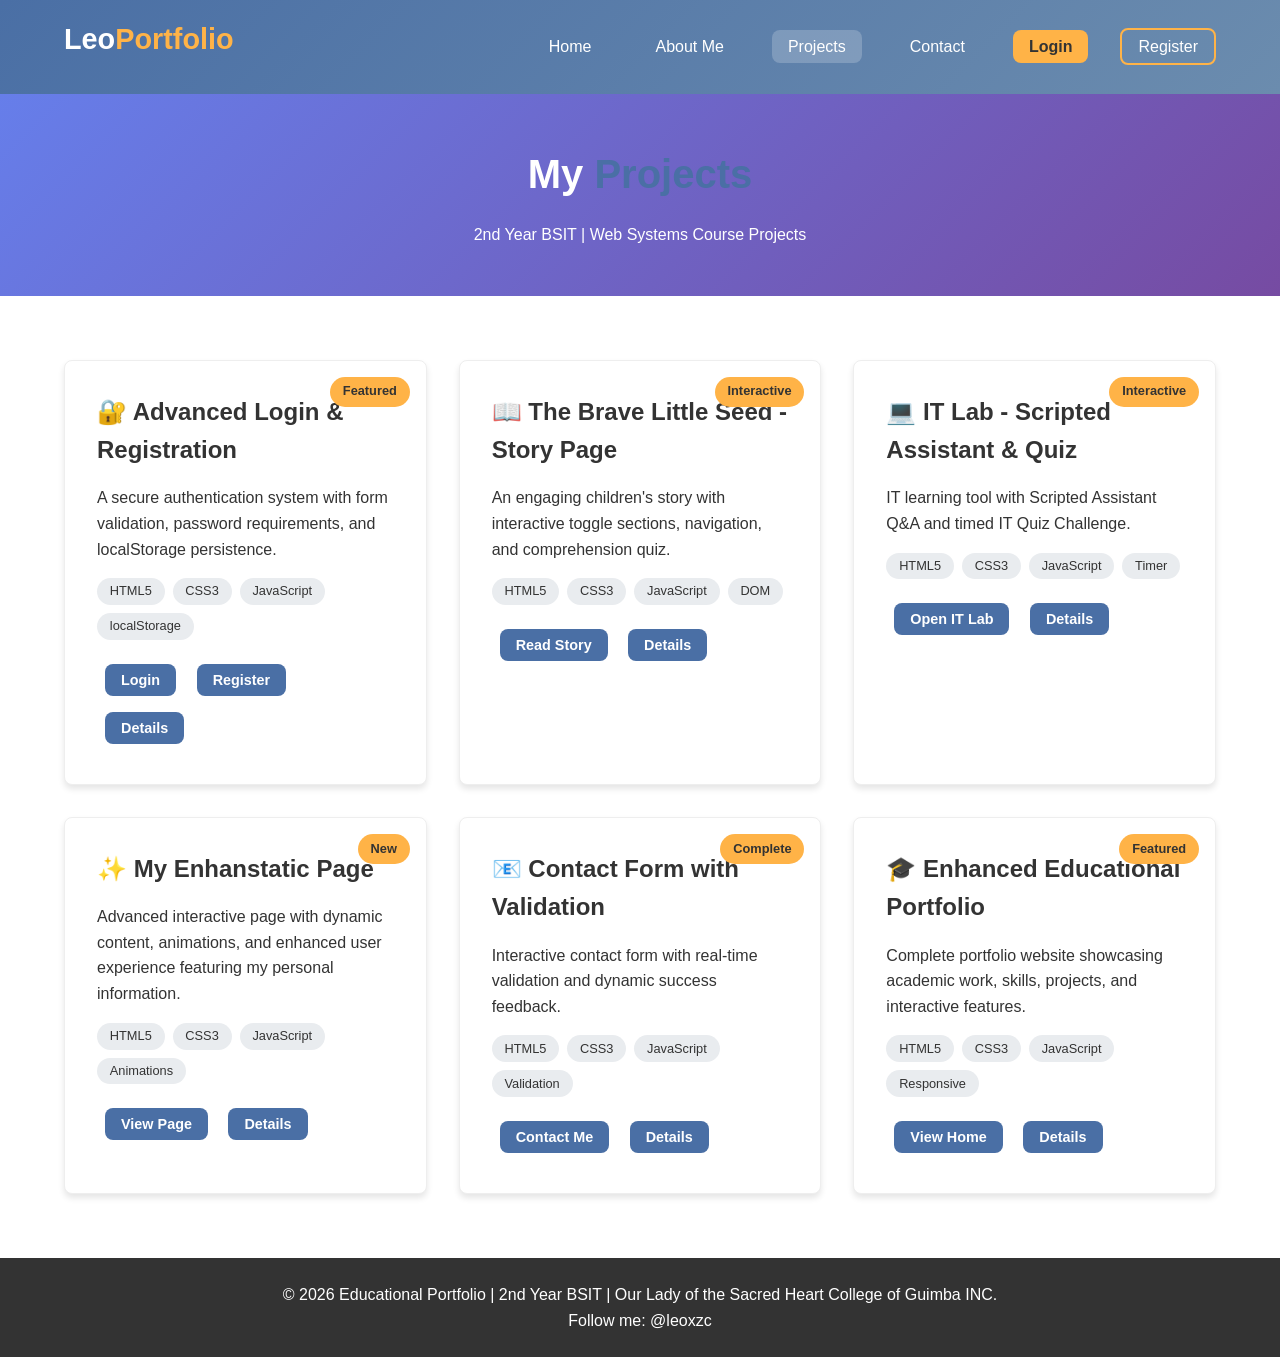
<file: projects.html>
<!DOCTYPE html>
<html lang="en">
<head>
    <meta charset="UTF-8">
    <meta name="viewport" content="width=device-width, initial-scale=1.0">
    <title>Projects | Educational Portfolio</title>
    <meta http-equiv="Cache-Control" content="no-cache, no-store, must-revalidate">
    <link rel="stylesheet" href="css/styles.min.css">
</head>
<body>
    <header>
        <nav class="navbar">
            <div class="logo">
                <h2>Leo<span>Portfolio</span></h2>
            </div>
            <ul class="nav-links">
                <li><a href="index.html">Home</a></li>
                <li><a href="about.html">About Me</a></li>
                <li><a href="projects.html" class="active">Projects</a></li>
                <li><a href="contact.html">Contact</a></li>
                <li><a href="login.html" class="login-btn">Login</a></li>
                <li><a href="register.html" class="register-btn">Register</a></li>
            </ul>
            <div class="burger">
                <div class="line1"></div>
                <div class="line2"></div>
                <div class="line3"></div>
            </div>
        </nav>
    </header>

    <main>
        <section class="page-header">
            <h1>My <span class="highlight">Projects</span></h1>
            <p>2nd Year BSIT | Web Systems Course Projects</p>
        </section>

        <section class="projects-grid">
            <!-- Project 1: Login & Registration -->
            <div class="project-card">
                <div class="project-badge">Featured</div>
                <h3>🔐 Advanced Login & Registration</h3>
                <p>A secure authentication system with form validation, password requirements, and localStorage persistence.</p>
                <div class="project-tech">
                    <span>HTML5</span>
                    <span>CSS3</span>
                    <span>JavaScript</span>
                    <span>localStorage</span>
                </div>
                <button class="btn small-btn" onclick="location.href='login.html'">Login</button>
                <button class="btn small-btn" onclick="location.href='register.html'">Register</button>
                <button class="btn small-btn" onclick="showProjectDetails('project1')">Details</button>
                <div id="project1" class="project-details hidden">
                    <p>Modern login/registration system with real-time validation, password strength checking, remember me functionality, and Google authentication demo.</p>
                </div>
            </div>

            <!-- Project 2: Story Page -->
            <div class="project-card">
                <div class="project-badge">Interactive</div>
                <h3>📖 The Brave Little Seed - Story Page</h3>
                <p>An engaging children's story with interactive toggle sections, navigation, and comprehension quiz.</p>
                <div class="project-tech">
                    <span>HTML5</span>
                    <span>CSS3</span>
                    <span>JavaScript</span>
                    <span>DOM</span>
                </div>
                <button class="btn small-btn" onclick="location.href='story.html'">Read Story</button>
                <button class="btn small-btn" onclick="showProjectDetails('project2')">Details</button>
                <div id="project2" class="project-details hidden">
                    <p>Features collapsible story sections, previous/next navigation, moral section, and interactive quiz about the brave little seed named Lumo.</p>
                </div>
            </div>

            <!-- Project 3: IT Lab -->
            <div class="project-card">
                <div class="project-badge">Interactive</div>
                <h3>💻 IT Lab - Scripted Assistant & Quiz</h3>
                <p>IT learning tool with Scripted Assistant Q&A and timed IT Quiz Challenge.</p>
                <div class="project-tech">
                    <span>HTML5</span>
                    <span>CSS3</span>
                    <span>JavaScript</span>
                    <span>Timer</span>
                </div>
                <button class="btn small-btn" onclick="location.href='itlab.html'">Open IT Lab</button>
                <button class="btn small-btn" onclick="showProjectDetails('project3')">Details</button>
                <div id="project3" class="project-details hidden">
                    <p>Includes Scripted Assistant with 3 IT questions (CPU, RAM, HTML) and a 30-second timed quiz with 5 IT questions.</p>
                </div>
            </div>

            <!-- Project 4: Enhanstatic Page -->
            <div class="project-card">
                <div class="project-badge">New</div>
                <h3>✨ My Enhanstatic Page</h3>
                <p>Advanced interactive page with dynamic content, animations, and enhanced user experience featuring my personal information.</p>
                <div class="project-tech">
                    <span>HTML5</span>
                    <span>CSS3</span>
                    <span>JavaScript</span>
                    <span>Animations</span>
                </div>
                <button class="btn small-btn" onclick="location.href='enhanstatic.html'">View Page</button>
                <button class="btn small-btn" onclick="showProjectDetails('project4')">Details</button>
                <div id="project4" class="project-details hidden">
                    <p>Features smooth animations, dynamic content loading, interactive cards, and personal information including background, major subjects, hobbies, and fun facts about friends.</p>
                </div>
            </div>

            <!-- Project 5: Contact Form -->
            <div class="project-card">
                <div class="project-badge">Complete</div>
                <h3>📧 Contact Form with Validation</h3>
                <p>Interactive contact form with real-time validation and dynamic success feedback.</p>
                <div class="project-tech">
                    <span>HTML5</span>
                    <span>CSS3</span>
                    <span>JavaScript</span>
                    <span>Validation</span>
                </div>
                <button class="btn small-btn" onclick="location.href='contact.html'">Contact Me</button>
                <button class="btn small-btn" onclick="showProjectDetails('project5')">Details</button>
                <div id="project5" class="project-details hidden">
                    <p>Fully functional contact form with client-side validation for name, email, subject, and message fields.</p>
                </div>
            </div>

            <!-- Project 6: Portfolio Website -->
            <div class="project-card">
                <div class="project-badge">Featured</div>
                <h3>🎓 Enhanced Educational Portfolio</h3>
                <p>Complete portfolio website showcasing academic work, skills, projects, and interactive features.</p>
                <div class="project-tech">
                    <span>HTML5</span>
                    <span>CSS3</span>
                    <span>JavaScript</span>
                    <span>Responsive</span>
                </div>
                <button class="btn small-btn" onclick="location.href='index.html'">View Home</button>
                <button class="btn small-btn" onclick="showProjectDetails('project6')">Details</button>
                <div id="project6" class="project-details hidden">
                    <p>Enhanced portfolio includes fully responsive design, interactive features, contact form with validation, and professional layout.</p>
                </div>
            </div>
        </section>
    </main>

    <footer>
        <p>© 2026 Educational Portfolio | 2nd Year BSIT | Our Lady of the Sacred Heart College of Guimba INC.</p>
        <p>Follow me: @leoxzc</p>
    </footer>

    <script src="js/script.min.js"></script>
    <script>
        function showProjectDetails(id) {
            const details = document.getElementById(id);
            if (details) {
                details.classList.toggle('hidden');
            }
        }

        document.querySelector('.burger')?.addEventListener('click', function() {
            document.querySelector('.nav-links').classList.toggle('active');
        });
    </script>
</body>
</html>
</file>
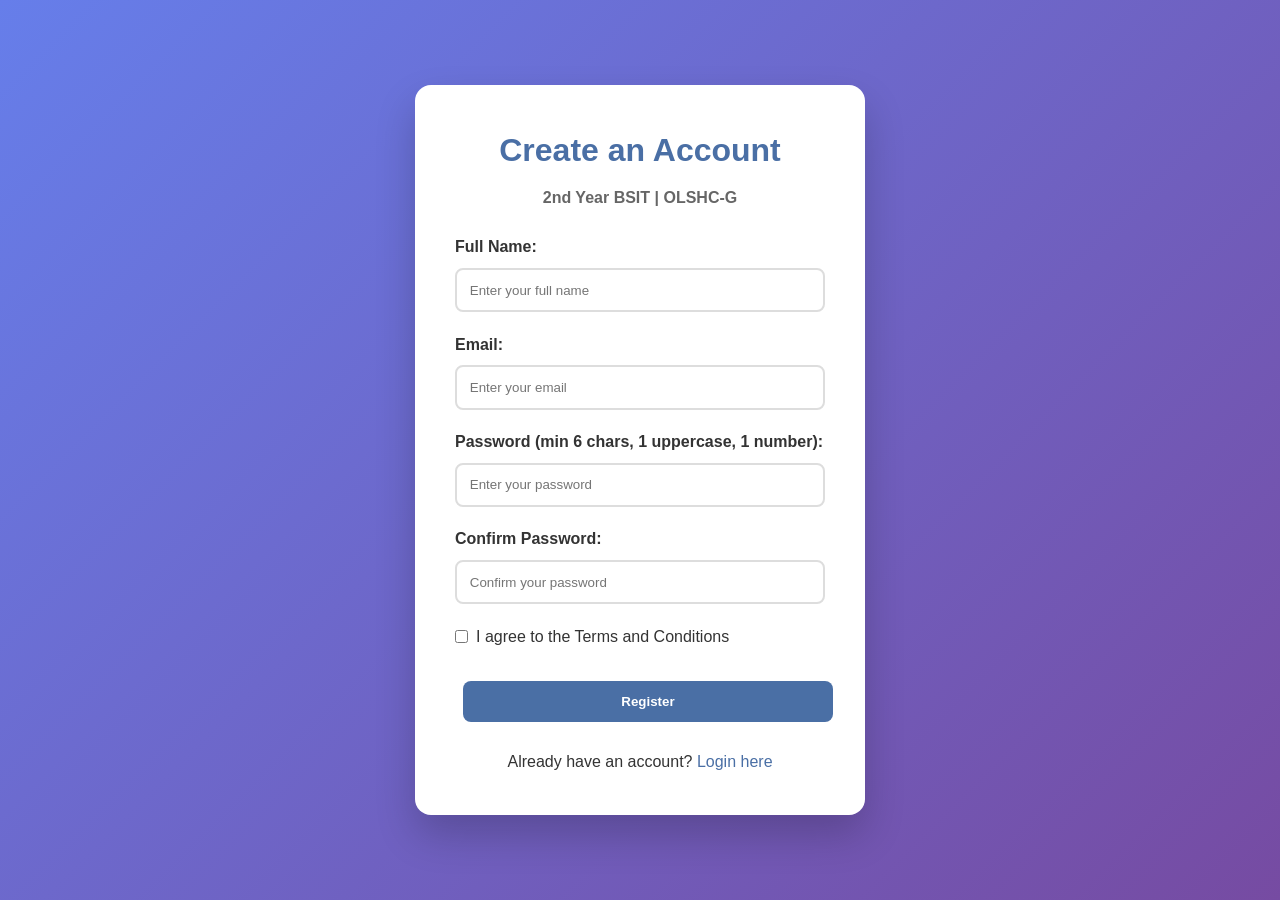
<file: register.html>
<!DOCTYPE html>
<html lang="en">
<head>
    <meta charset="UTF-8">
    <meta name="viewport" content="width=device-width, initial-scale=1.0">
    <title>Register | Educational Portfolio</title>
    <link rel="stylesheet" href="css/styles.min.css">
    <style>
        body {
            display: flex;
            justify-content: center;
            align-items: center;
            min-height: 100vh;
            background: linear-gradient(135deg, #667eea 0%, #764ba2 100%);
            margin: 0;
        }
        .auth-card {
            background: white;
            padding: 2.5rem;
            border-radius: 16px;
            box-shadow: 0 20px 40px rgba(0,0,0,0.2);
            width: 100%;
            max-width: 450px;
            margin: 1rem;
        }
        .auth-card h2 {
            text-align: center;
            color: #4a6fa5;
            margin-bottom: 0.5rem;
        }
        .subtitle {
            text-align: center;
            color: #666;
            margin-bottom: 1.5rem;
        }
        .form-group {
            margin-bottom: 1.2rem;
        }
        .form-group label {
            display: block;
            margin-bottom: 0.5rem;
            font-weight: 600;
        }
        .form-group input {
            width: 100%;
            padding: 0.8rem;
            border: 2px solid #ddd;
            border-radius: 8px;
        }
        .form-group input:focus {
            outline: none;
            border-color: #4a6fa5;
        }
        .checkbox-group {
            display: flex;
            align-items: center;
            gap: 0.5rem;
            margin-bottom: 1.5rem;
        }
        .btn {
            width: 100%;
            padding: 0.8rem;
            border: none;
            border-radius: 8px;
            font-weight: 600;
            cursor: pointer;
        }
        .btn-primary {
            background: #4a6fa5;
            color: white;
        }
        .btn-primary:hover {
            background: #3d5a8a;
        }
        .auth-link {
            text-align: center;
            margin-top: 1.2rem;
        }
        .auth-link a {
            color: #4a6fa5;
            text-decoration: none;
        }
        .message-box {
            margin-top: 1rem;
            padding: 0.8rem;
            border-radius: 8px;
            text-align: center;
        }
        .message-box.success {
            background: #d4edda;
            color: #155724;
        }
        .message-box.error {
            background: #f8d7da;
            color: #721c24;
        }
        .hidden {
            display: none;
        }
        .error-message {
            color: #dc3545;
            font-size: 0.75rem;
            margin-top: 0.3rem;
            display: block;
        }
    </style>
</head>
<body>
    <div class="auth-card">
        <h2>Create an Account</h2>
        <p class="subtitle"><strong>2nd Year BSIT | OLSHC-G</strong></p>
        
        <form id="registerForm">
            <div class="form-group">
                <label for="fullname">Full Name:</label>
                <input type="text" id="fullname" placeholder="Enter your full name">
                <span class="error-message" id="fullnameError"></span>
            </div>

            <div class="form-group">
                <label for="email">Email:</label>
                <input type="email" id="email" placeholder="Enter your email">
                <span class="error-message" id="emailError"></span>
            </div>

            <div class="form-group">
                <label for="password">Password (min 6 chars, 1 uppercase, 1 number):</label>
                <input type="password" id="password" placeholder="Enter your password">
                <span class="error-message" id="passwordError"></span>
            </div>

            <div class="form-group">
                <label for="confirmPassword">Confirm Password:</label>
                <input type="password" id="confirmPassword" placeholder="Confirm your password">
                <span class="error-message" id="confirmError"></span>
            </div>

            <div class="checkbox-group">
                <input type="checkbox" id="terms">
                <label for="terms">I agree to the Terms and Conditions</label>
            </div>

            <button type="submit" class="btn btn-primary">Register</button>
        </form>

        <p class="auth-link">Already have an account? <a href="login.html">Login here</a></p>
        
        <div id="registerMessage" class="message-box hidden"></div>
    </div>

    <script src="js/script.min.js"></script>
    <script>
        document.getElementById('registerForm').addEventListener('submit', function(e) {
            e.preventDefault();
            
            const fullname = document.getElementById('fullname').value.trim();
            const email = document.getElementById('email').value.trim();
            const password = document.getElementById('password').value;
            const confirmPassword = document.getElementById('confirmPassword').value;
            const terms = document.getElementById('terms').checked;
            const messageBox = document.getElementById('registerMessage');
            
            messageBox.classList.add('hidden');
            document.getElementById('fullnameError').textContent = '';
            document.getElementById('emailError').textContent = '';
            document.getElementById('passwordError').textContent = '';
            document.getElementById('confirmError').textContent = '';
            
            let isValid = true;
            
            if (fullname.length < 2) {
                document.getElementById('fullnameError').textContent = 'Full name must be at least 2 characters';
                isValid = false;
            }
            
            if (!email.includes('@') || !email.includes('.')) {
                document.getElementById('emailError').textContent = 'Please enter a valid email';
                isValid = false;
            }
            
            if (password.length < 6) {
                document.getElementById('passwordError').textContent = 'Password must be at least 6 characters';
                isValid = false;
            } else if (!/[A-Z]/.test(password)) {
                document.getElementById('passwordError').textContent = 'Password must have 1 uppercase letter';
                isValid = false;
            } else if (!/[0-9]/.test(password)) {
                document.getElementById('passwordError').textContent = 'Password must have 1 number';
                isValid = false;
            }
            
            if (password !== confirmPassword) {
                document.getElementById('confirmError').textContent = 'Passwords do not match';
                isValid = false;
            }
            
            if (!terms) {
                alert('Please agree to the Terms and Conditions');
                isValid = false;
            }
            
            if (isValid) {
                const users = JSON.parse(localStorage.getItem('users')) || [];
                const userExists = users.some(u => u.email === email);
                
                if (userExists) {
                    messageBox.textContent = 'Email already registered! Please login.';
                    messageBox.classList.add('error');
                    messageBox.classList.remove('hidden');
                    return;
                }
                
                const newUser = {
                    fullname: fullname,
                    email: email,
                    password: password,
                    username: email.split('@')[0]
                };
                
                users.push(newUser);
                localStorage.setItem('users', JSON.stringify(users));
                
                messageBox.textContent = 'Registration successful! Redirecting to login...';
                messageBox.classList.add('success');
                messageBox.classList.remove('hidden');
                
                setTimeout(() => {
                    window.location.href = 'login.html';
                }, 1500);
            }
        });
    </script>
</body>
</html>
</file>
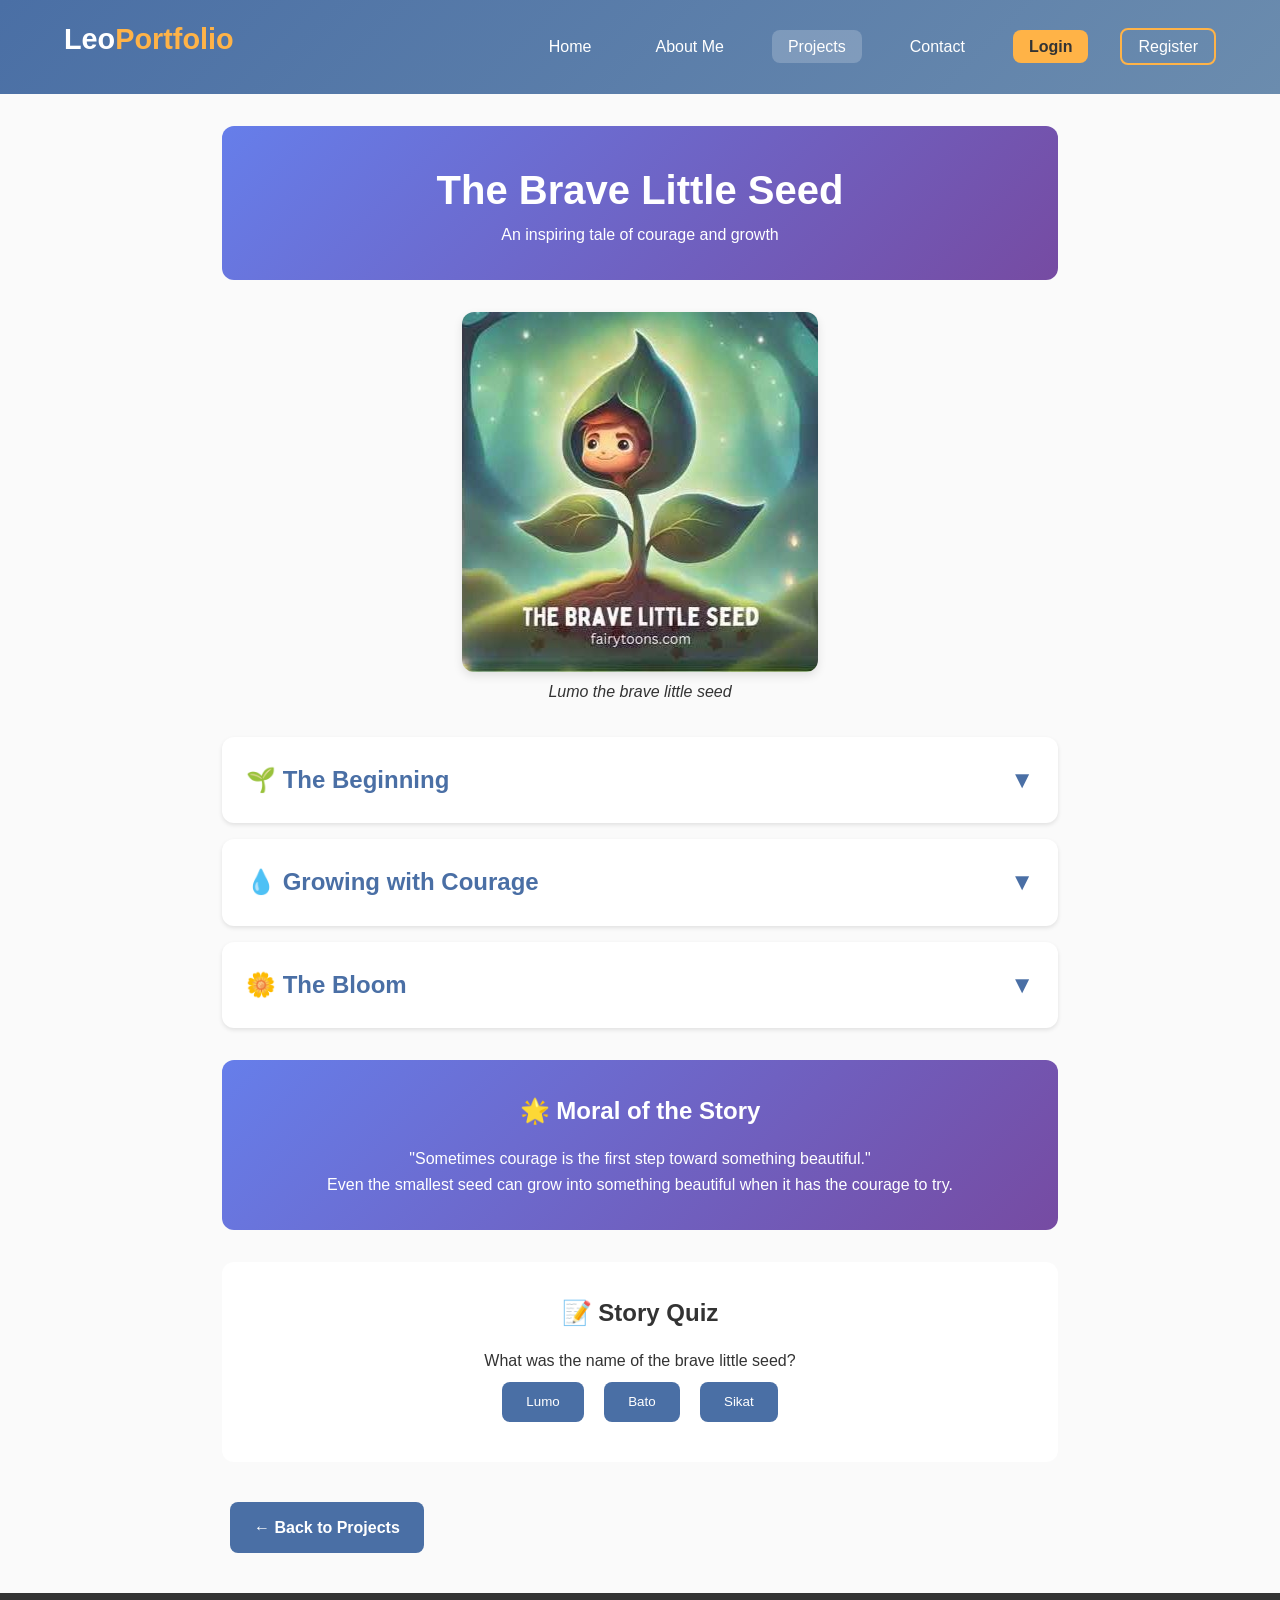
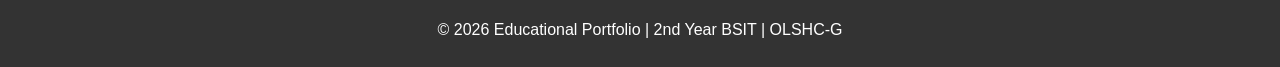
<file: story.html>
<!DOCTYPE html>
<html lang="en">
<head>
    <meta charset="UTF-8">
    <meta name="viewport" content="width=device-width, initial-scale=1.0">
    <title>The Brave Little Seed | Story</title>
    <link rel="stylesheet" href="css/styles.min.css">
    <style>
        .story-container {
            max-width: 900px;
            margin: 2rem auto;
            padding: 0 2rem;
        }
        .story-header {
            text-align: center;
            padding: 2rem;
            background: linear-gradient(135deg, #667eea, #764ba2);
            color: white;
            border-radius: 12px;
            margin-bottom: 2rem;
        }
        .story-header h1 {
            font-size: 2.5rem;
            margin: 0;
        }
        .story-image {
            text-align: center;
            margin-bottom: 2rem;
        }
        .story-image img {
            max-width: 100%;
            border-radius: 12px;
            box-shadow: 0 4px 10px rgba(0,0,0,0.1);
        }
        .story-part {
            background: white;
            border-radius: 12px;
            padding: 1.5rem;
            margin-bottom: 1rem;
            cursor: pointer;
            box-shadow: 0 2px 4px rgba(0,0,0,0.1);
        }
        .story-part:hover {
            transform: translateX(10px);
            background: #f8f9ff;
        }
        .story-part h3 {
            color: #4a6fa5;
            display: flex;
            justify-content: space-between;
            margin: 0;
        }
        .story-content {
            display: none;
            margin-top: 1rem;
            padding-top: 1rem;
            border-top: 1px solid #eee;
        }
        .story-moral {
            background: linear-gradient(135deg, #667eea, #764ba2);
            color: white;
            padding: 2rem;
            border-radius: 12px;
            text-align: center;
            margin: 2rem 0;
        }
        .story-quiz {
            background: white;
            padding: 2rem;
            border-radius: 12px;
            text-align: center;
            margin: 2rem 0;
        }
        .quiz-option {
            background: #4a6fa5;
            color: white;
            border: none;
            padding: 0.8rem 1.5rem;
            margin: 0.5rem;
            border-radius: 8px;
            cursor: pointer;
        }
        .quiz-option:hover {
            background: #3d5a8a;
        }
        .quiz-feedback {
            margin-top: 1rem;
            padding: 1rem;
            border-radius: 8px;
        }
        .correct-feedback {
            background: #d4edda;
            color: #155724;
        }
        .wrong-feedback {
            background: #f8d7da;
            color: #721c24;
        }
    </style>
</head>
<body>
    <header>
        <nav class="navbar">
            <div class="logo"><h2>Leo<span>Portfolio</span></h2></div>
            <ul class="nav-links">
                <li><a href="index.html">Home</a></li>
                <li><a href="about.html">About Me</a></li>
                <li><a href="projects.html" class="active">Projects</a></li>
                <li><a href="contact.html">Contact</a></li>
                <li><a href="login.html" class="login-btn">Login</a></li>
                <li><a href="register.html" class="register-btn">Register</a></li>
            </ul>
            <div class="burger"><div></div><div></div><div></div></div>
        </nav>
    </header>

    <main>
        <div class="story-container">
            <div class="story-header">
                <h1>The Brave Little Seed</h1>
                <p>An inspiring tale of courage and growth</p>
            </div>

            <div class="story-image">
                <img src="images/brave-little-seed.jpg" alt="The Brave Little Seed" onerror="this.src='https://via.placeholder.com/800x400?text=The+Brave+Little+Seed'">
                <p><em>Lumo the brave little seed</em></p>
            </div>

            <div class="story-part" onclick="toggleStory(this)">
                <h3>🌱 The Beginning <span>▼</span></h3>
                <div class="story-content">
                    <p>In a quiet village near a green forest lived a small seed named Lumo. He was tiny and brown, but inside him was a big dream. All the other seeds stayed inside a wooden box because they were afraid. But Lumo believed something different. One sunny morning, the gardener picked Lumo and gently planted him into the soil.</p>
                </div>
            </div>

            <div class="story-part" onclick="toggleStory(this)">
                <h3>💧 Growing with Courage <span>▼</span></h3>
                <div class="story-content">
                    <p>Days passed quietly under the soil. Lumo felt the soft drops of rain and the warmth of the sun. Slowly, he began to grow. It was not easy, but Lumo kept trying. Finally, one bright morning, he pushed through the soil and saw the sky for the first time. "The world is beautiful!" Lumo said happily.</p>
                </div>
            </div>

            <div class="story-part" onclick="toggleStory(this)">
                <h3>🌼 The Bloom <span>▼</span></h3>
                <div class="story-content">
                    <p>A bright golden flower bloomed at the top of Lumo's stem. The other seeds in the box saw Lumo and realized that being brave could lead to wonderful things. Soon, many new plants started growing in the garden.</p>
                    <p><strong>Moral:</strong> Sometimes courage is the first step toward something beautiful.</p>
                </div>
            </div>

            <div class="story-moral">
                <h3>🌟 Moral of the Story</h3>
                <p>"Sometimes courage is the first step toward something beautiful."</p>
                <p>Even the smallest seed can grow into something beautiful when it has the courage to try.</p>
            </div>

            <div class="story-quiz">
                <h3>📝 Story Quiz</h3>
                <p>What was the name of the brave little seed?</p>
                <button class="quiz-option" onclick="checkAnswer('lumo')">Lumo</button>
                <button class="quiz-option" onclick="checkAnswer('bato')">Bato</button>
                <button class="quiz-option" onclick="checkAnswer('sikat')">Sikat</button>
                <div id="quizFeedback"></div>
            </div>

            <a href="projects.html" class="btn primary-btn" style="display: inline-block;">← Back to Projects</a>
        </div>
    </main>

    <footer>
        <p>© 2026 Educational Portfolio | 2nd Year BSIT | OLSHC-G</p>
    </footer>

    <script>
        function toggleStory(part) {
            const content = part.querySelector('.story-content');
            const icon = part.querySelector('span');
            if (content.style.display === 'block') {
                content.style.display = 'none';
                icon.innerHTML = '▼';
            } else {
                content.style.display = 'block';
                icon.innerHTML = '▲';
            }
        }

        function checkAnswer(answer) {
            const feedback = document.getElementById('quizFeedback');
            if (answer === 'lumo') {
                feedback.innerHTML = '<div class="quiz-feedback correct-feedback">✓ Correct! The brave little seed was named Lumo. Great job!</div>';
            } else {
                feedback.innerHTML = '<div class="quiz-feedback wrong-feedback">✗ Oops! The correct answer is Lumo. Try again!</div>';
            }
        }

        document.querySelector('.burger')?.addEventListener('click', function() {
            document.querySelector('.nav-links').classList.toggle('active');
        });
    </script>
</body>
</html>
</file>
<file: css/styles.min.css>
*{margin:0;padding:0;box-sizing:border-box}:root{--primary-color:#4a6fa5;--secondary-color:#6b8cae;--accent-color:#ffb347;--dark-color:#333;--success-color:#28a745;--error-color:#dc3545;--border-radius:8px;--box-shadow:0 4px 6px rgba(0,0,0,0.1);--transition:all 0.3s ease}body{font-family:'Segoe UI',sans-serif;line-height:1.6;color:#333;background:#fafafa;min-height:100vh;display:flex;flex-direction:column}main{flex:1}h1,h2,h3{margin-bottom:1rem}h1{font-size:2.5rem}h2{font-size:2rem}h3{font-size:1.5rem}.highlight{color:var(--primary-color)}.navbar{background:linear-gradient(135deg,var(--primary-color),var(--secondary-color));color:#fff;padding:1rem 5%;display:flex;justify-content:space-between;align-items:center;position:sticky;top:0;z-index:1000}.logo h2{font-size:1.8rem}.logo span{color:var(--accent-color)}.nav-links{display:flex;list-style:none;gap:2rem}.nav-links a{color:#fff;text-decoration:none;padding:0.5rem 1rem;border-radius:var(--border-radius)}.nav-links a:hover,.nav-links a.active{background:rgba(255,255,255,0.2)}.login-btn{background:var(--accent-color);color:var(--dark-color)!important;font-weight:700}.register-btn{background:transparent;border:2px solid var(--accent-color);color:#fff!important}.burger{display:none;cursor:pointer}.burger div{width:25px;height:3px;background:#fff;margin:5px}.hero{background:linear-gradient(rgba(0,0,0,0.7),rgba(0,0,0,0.7)),url('../images/hero-bg.jpg');background-size:cover;text-align:center;padding:5rem 2rem;color:#fff}.hero-content h1{font-size:3rem;margin-bottom:1rem}.hero-content p{font-size:1.2rem;margin-bottom:2rem}.btn{display:inline-block;padding:0.8rem 1.5rem;border:none;border-radius:var(--border-radius);cursor:pointer;text-decoration:none;font-weight:600;margin:0.5rem}.primary-btn{background:var(--primary-color);color:#fff}.primary-btn:hover{background:#3d5a8a}.secondary-btn{background:transparent;color:#fff;border:2px solid #fff}.small-btn{padding:0.5rem 1rem;font-size:0.9rem;background:var(--primary-color);color:#fff;border:none;border-radius:8px;cursor:pointer}.features{display:grid;grid-template-columns:repeat(auto-fit,minmax(300px,1fr));gap:2rem;padding:4rem 5%;background:#fff}.feature-card{background:#fff;padding:2rem;border-radius:var(--border-radius);box-shadow:var(--box-shadow);cursor:pointer;border:1px solid #eee}.feature-card:hover{transform:translateY(-5px)}.feature-card h3{color:var(--primary-color)}.card-content{max-height:0;overflow:hidden;transition:max-height 0.3s ease-out}.card-content.show{max-height:200px;margin-top:1rem}.card-content.hidden{display:none}.page-header{text-align:center;padding:3rem;background:linear-gradient(135deg,#667eea,#764ba2);color:#fff}.projects-grid{display:grid;grid-template-columns:repeat(auto-fit,minmax(350px,1fr));gap:2rem;padding:4rem 5%;background:#fff}.project-card{background:#fff;padding:2rem;border-radius:var(--border-radius);box-shadow:var(--box-shadow);position:relative;border:1px solid #eee}.project-card:hover{transform:translateY(-5px)}.project-badge{position:absolute;top:1rem;right:1rem;background:var(--accent-color);color:var(--dark-color);padding:0.3rem 0.8rem;border-radius:20px;font-size:0.8rem;font-weight:700}.project-tech{margin:1rem 0;display:flex;gap:0.5rem;flex-wrap:wrap}.project-tech span{background:#e9ecef;padding:0.2rem 0.8rem;border-radius:15px;font-size:0.8rem}.project-details{margin-top:1rem;padding:1rem;background:#f8f9fa;border-radius:var(--border-radius)}.project-details.hidden{display:none}.contact-container{display:grid;grid-template-columns:1fr 2fr;gap:3rem;max-width:1200px;margin:3rem auto;padding:0 2rem}.contact-info{display:flex;flex-direction:column;gap:1.5rem}.info-card{background:#fff;padding:2rem;border-radius:var(--border-radius);box-shadow:var(--box-shadow);text-align:center}.info-card h3{color:var(--primary-color)}.contact-form-container{background:#fff;padding:2rem;border-radius:var(--border-radius);box-shadow:var(--box-shadow)}.form-group{margin-bottom:1.5rem}.form-group label{display:block;margin-bottom:0.5rem;font-weight:600}.form-group input,.form-group textarea{width:100%;padding:0.8rem;border:2px solid #ddd;border-radius:var(--border-radius)}.form-group input:focus,.form-group textarea:focus{outline:0;border-color:var(--primary-color)}.error-message{color:var(--error-color);font-size:0.85rem;display:block}.success-message{background:var(--success-color);color:#fff;padding:1rem;border-radius:var(--border-radius);margin-top:1rem;text-align:center}.hidden{display:none}footer{background:var(--dark-color);color:#fff;text-align:center;padding:1.5rem;margin-top:auto}@media screen and (max-width:768px){h1{font-size:2rem}.nav-links{position:absolute;right:0;top:70px;background:linear-gradient(135deg,var(--primary-color),var(--secondary-color));flex-direction:column;width:100%;align-items:center;padding:2rem 0;transform:translateY(-150%);transition:transform 0.3s ease-in}.nav-links.active{transform:translateY(0)}.burger{display:block}.contact-container{grid-template-columns:1fr}.hero-content h1{font-size:2rem}}
</file>
